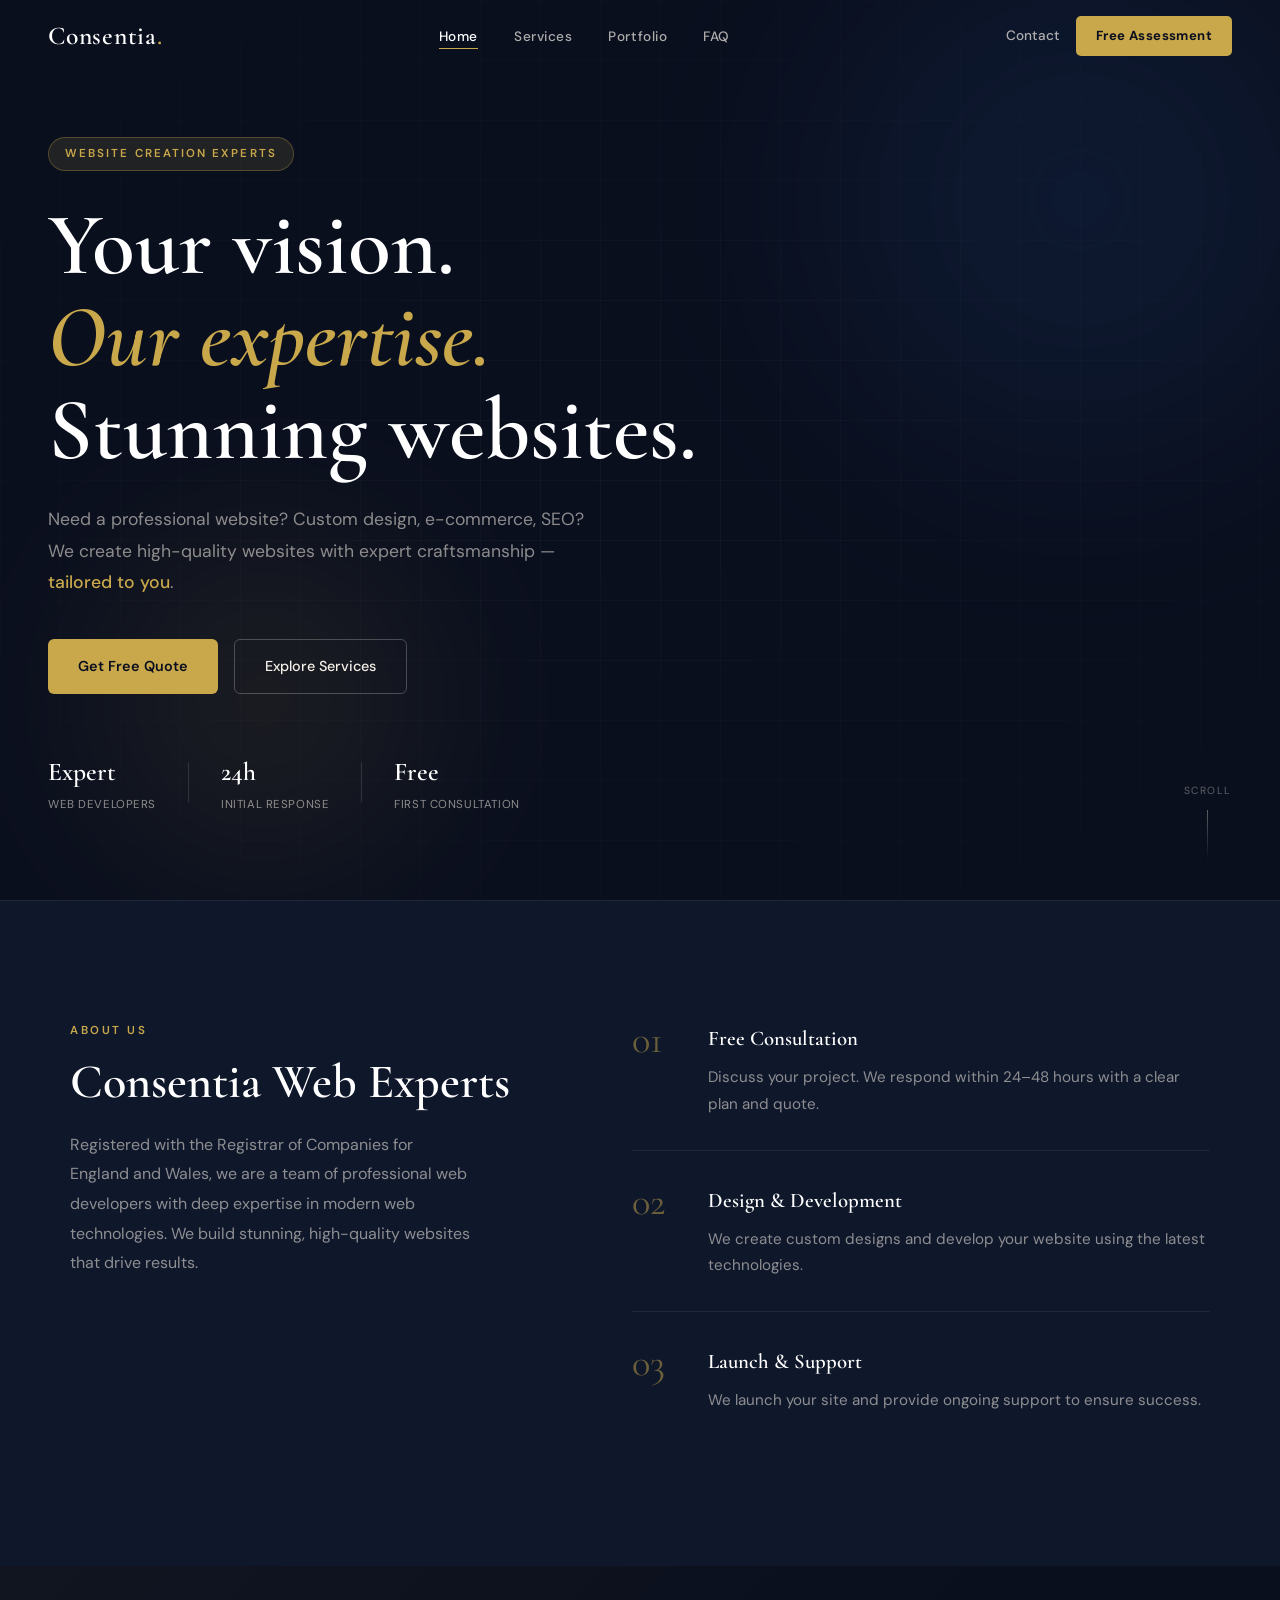
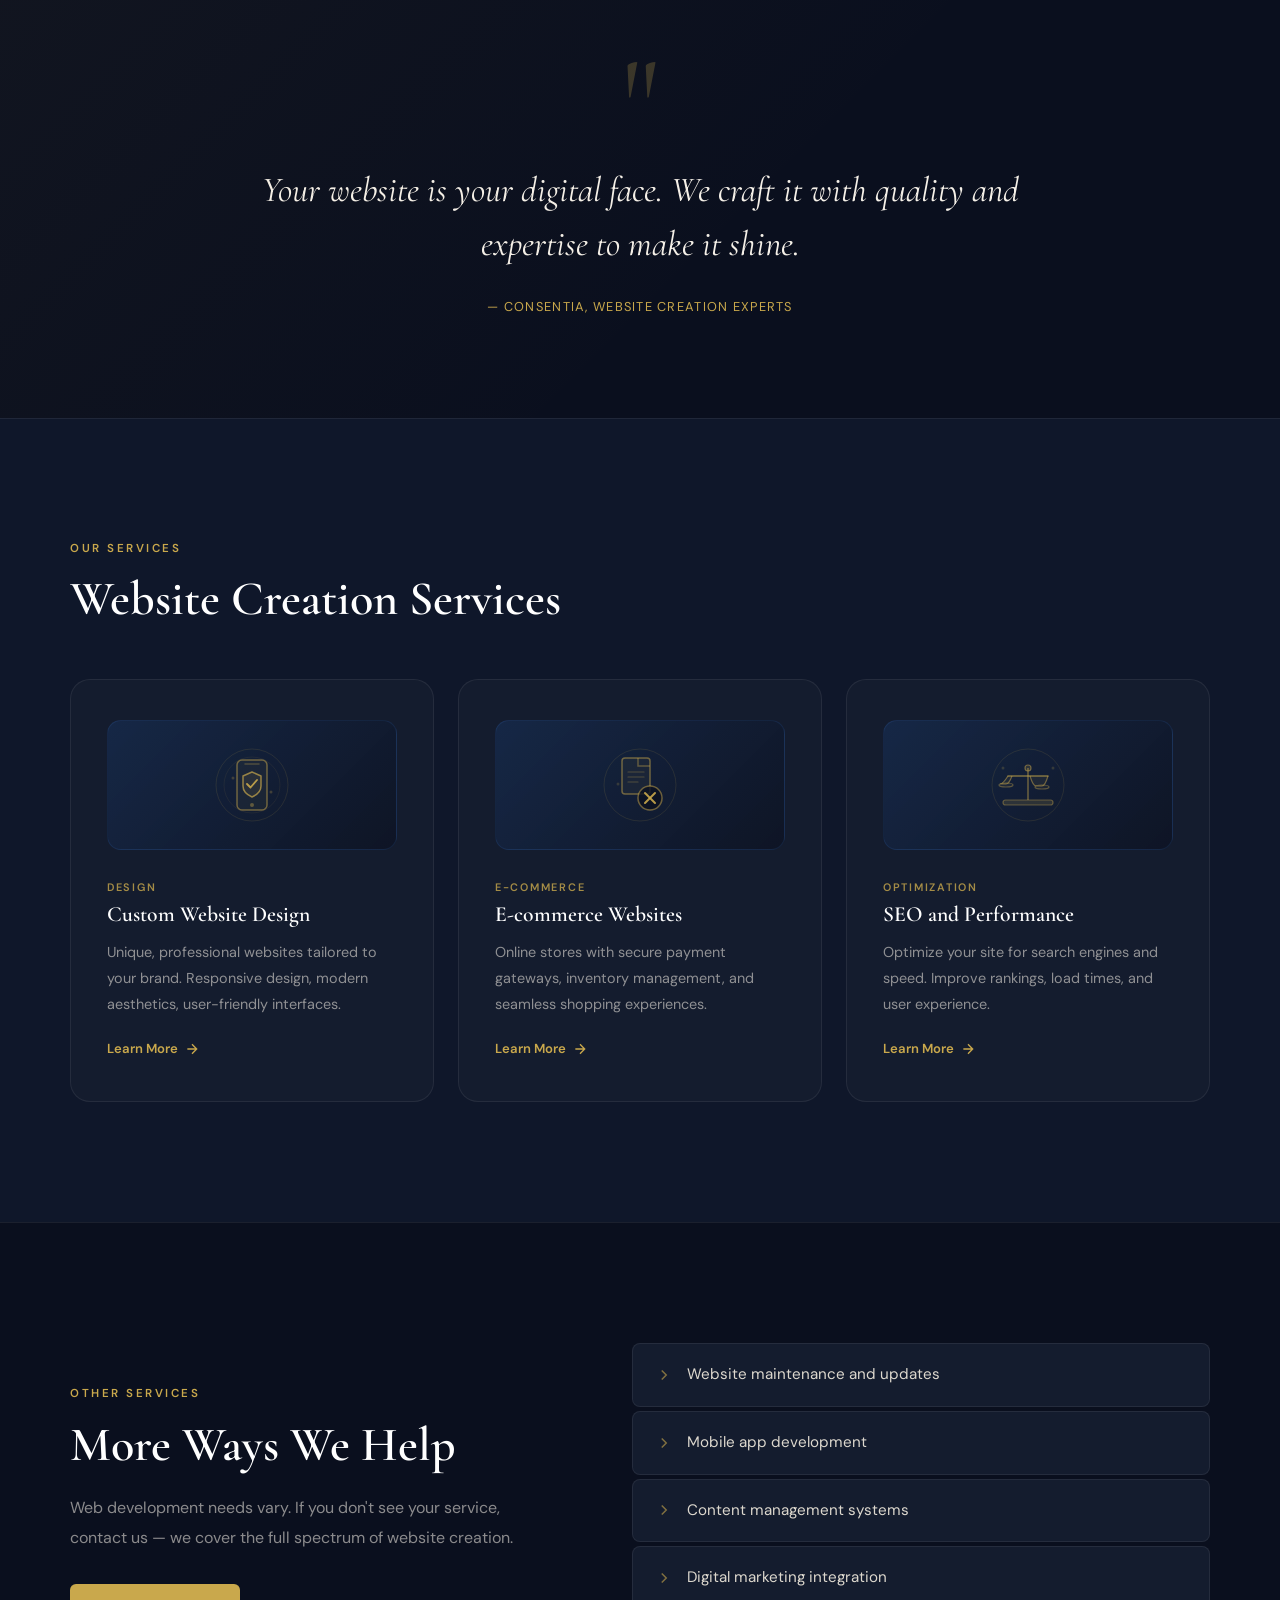
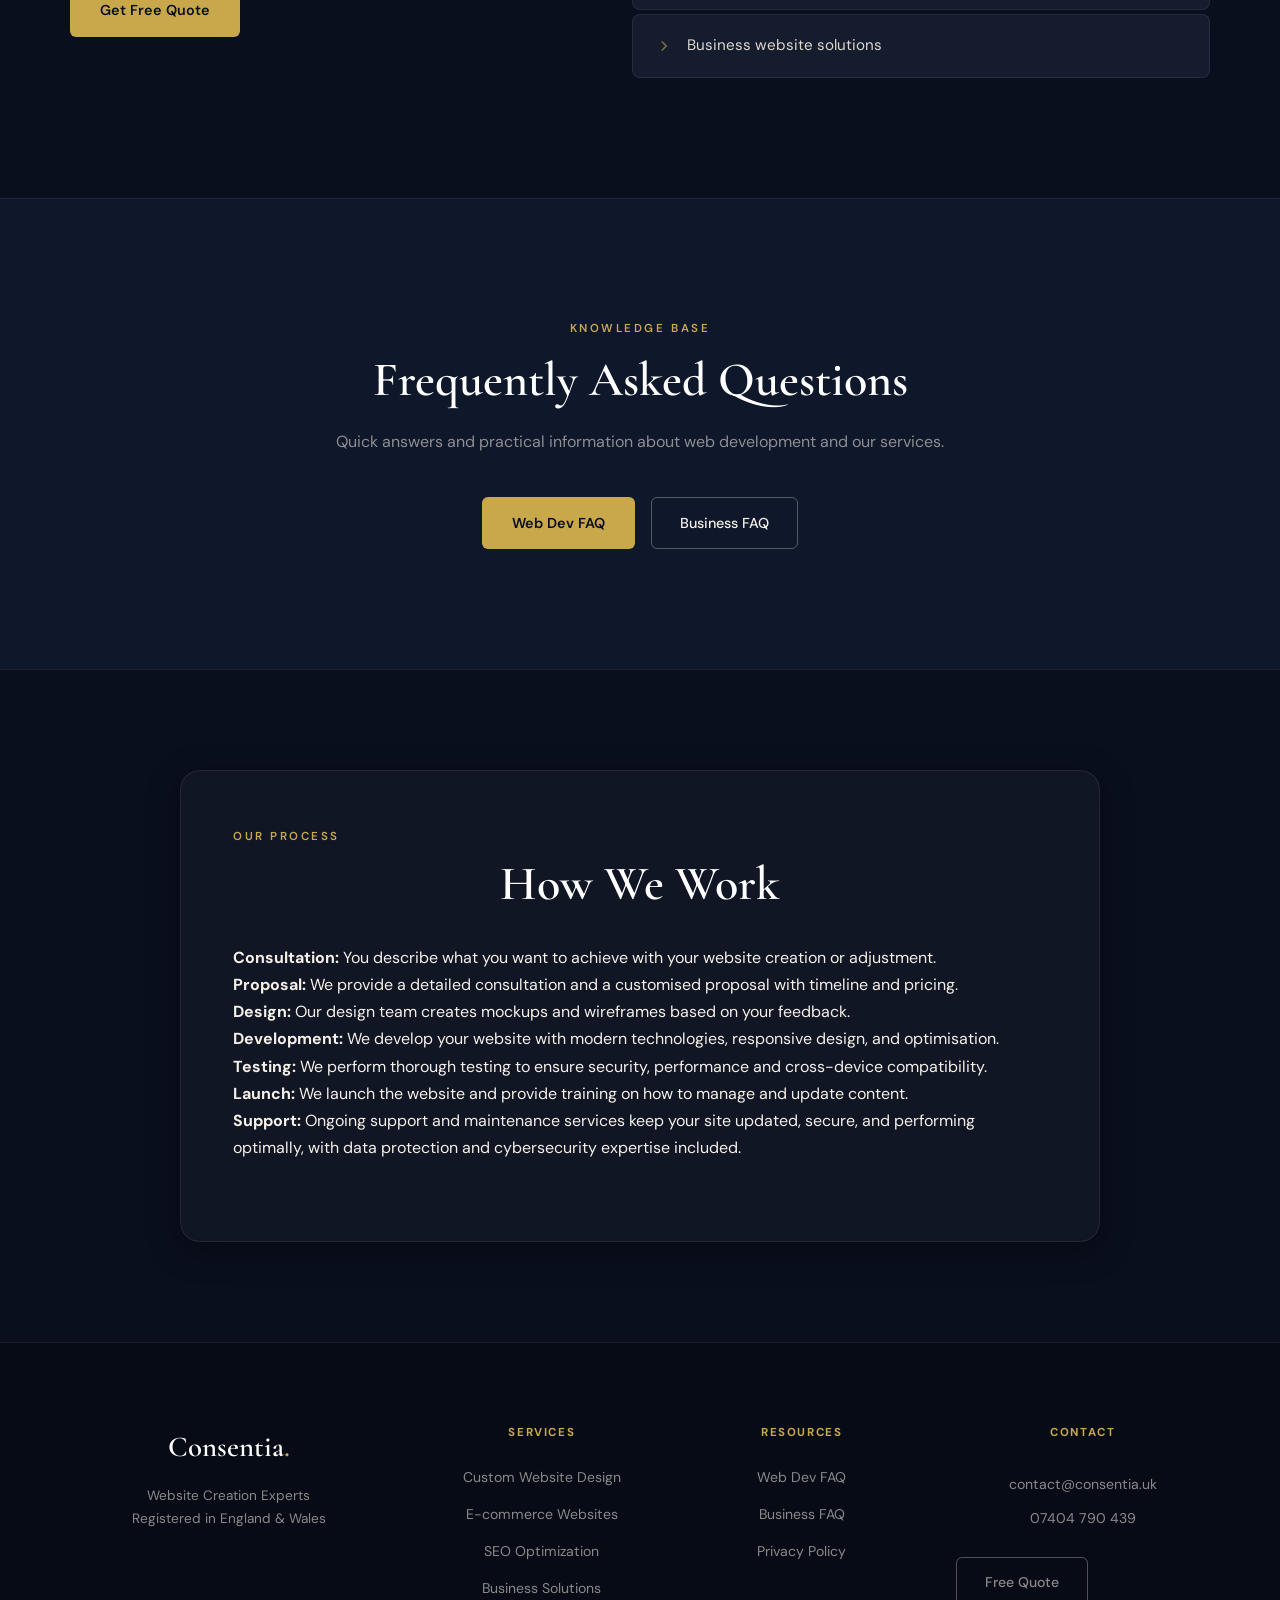
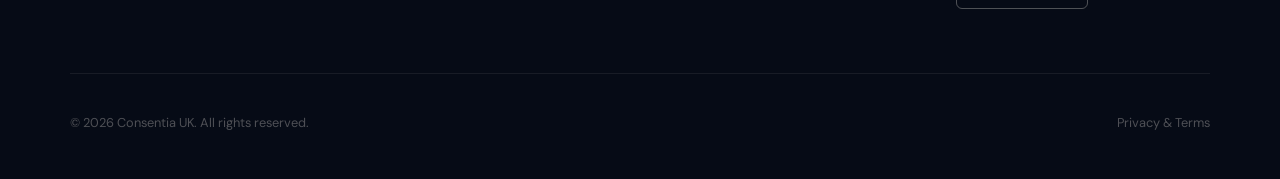
<file: index.html>
<!DOCTYPE html>
<html lang="en">
<head>
  <meta charset="UTF-8">
  <meta name="viewport" content="width=device-width, initial-scale=1">
  <title>Website Creation Experts | High-Quality Web Development | Consentia</title>
  <meta name="description" content="Expert website creation services with quality and expertise in web development. Custom websites, e-commerce, SEO optimization.">
  <meta name="keywords" content="website creation, web development, custom websites, e-commerce, SEO, web design, experts">
  <meta name="author" content="Consentia Web Experts">
  <link rel="icon" type="image/png" href="/favicon/favicon-96x96.png" sizes="96x96">
  <link rel="icon" type="image/svg+xml" href="/favicon/favicon.svg">
  <link rel="shortcut icon" href="/favicon/favicon.ico">
  <link rel="apple-touch-icon" sizes="180x180" href="/favicon/apple-touch-icon.png">
  <link rel="manifest" href="/favicon/site.webmanifest">
  <meta name="theme-color" content="#0a0f1e">
  <link rel="canonical" href="https://consentia.uk/">
  <meta name="robots" content="index,follow">
  <meta property="og:title" content="Consentia | Website Creation Experts">
  <meta property="og:description" content="High-quality website creation with expert web development services.">
  <meta property="og:type" content="website">
  <meta property="og:url" content="https://www.consentia.uk">
  <meta property="og:image" content="https://consentia.uk/images/logo.png">
  <meta name="twitter:card" content="summary_large_image">
  <meta name="twitter:title" content="Expert Website Creation — Consentia">
  <meta name="twitter:description" content="We create high-quality websites with expertise in web development.">
  <script type="application/ld+json">
  {
    "@context": "https://schema.org",
    "@type": "LocalBusiness",
    "@id": "https://consentia.uk",
    "name": "Consentia - Website Creation Experts",
    "description": "Expert website creation services providing high-quality web development, custom websites, and e-commerce solutions",
    "url": "https://consentia.uk",
    "email": "contact@consentia.uk",
    "telephone": "07404790439",
    "areaServed": "GB",
    "serviceType": ["Web Development", "Website Creation", "E-commerce", "SEO Optimization", "Custom Design"],
    "logo": "https://consentia.uk/images/logo.png",
    "priceRange": "£"
  }
  </script>
  <link href="https://fonts.googleapis.com/css2?family=Cormorant+Garamond:ital,wght@0,400;0,600;1,400&family=DM+Sans:wght@300;400;500;600&display=swap" rel="stylesheet">
  <link href="style.css" rel="stylesheet">
</head>
<body>

<!-- Navigation -->
<nav class="main-nav" id="mainNav">
  <a href="index.html" class="nav-logo">
    <span class="logo-text">Consentia</span>
  </a>
  <ul class="nav-links">
    <li><a href="index.html" class="active">Home</a></li>
    <li><a href="im-a-company.html">Services</a></li>
    <li><a href="faq-individuals.html">Portfolio</a></li>
    <li><a href="faq-company.html">FAQ</a></li>
  </ul>
  <div class="nav-right">
    <a href="contact.html" class="nav-contact">Contact</a>
    <a href="contact.html" class="nav-cta">Free Assessment</a>
  </div>
  <button class="hamburger" id="hamburger" aria-label="Menu">
    <span></span><span></span><span></span>
  </button>
</nav>

<!-- Mobile drawer -->
<div class="mobile-drawer" id="mobileDrawer">
  <ul>
    <li><a href="index.html">Home</a></li>
    <li><a href="im-a-company.html">Services</a></li>
    <li><a href="faq-individuals.html">Portfolio</a></li>
    <li><a href="faq-company.html">FAQ</a></li>
    <li><a href="contact.html">Contact</a></li>
    <li><a href="contact.html" class="drawer-cta">Free Quote</a></li>
  </ul>
</div>

<!-- Hero -->
<header class="hero">
  <div class="hero-bg">
    <div class="hero-grid"></div>
    <div class="hero-orb hero-orb-1"></div>
    <div class="hero-orb hero-orb-2"></div>
  </div>
  <div class="hero-content">
    <div class="hero-badge">Website Creation Experts</div>
    <h1 class="hero-title">
      <span class="hero-title-line">Your vision.</span>
      <span class="hero-title-line hero-title-accent">Our expertise.</span>
      <span class="hero-title-line">Stunning websites.</span>
    </h1>
    <p class="hero-sub">Need a professional website? Custom design, e-commerce, SEO?<br>We create high-quality websites with expert craftsmanship — <em>tailored to you</em>.</p>
    <div class="hero-actions">
      <a href="contact.html" class="btn-primary">Get Free Quote</a>
      <a href="#services" class="btn-ghost">Explore Services</a>
    </div>
    <div class="hero-stats">
      <div class="stat"><span class="stat-num">Expert</span><span class="stat-label">Web Developers</span></div>
      <div class="stat-divider"></div>
      <div class="stat"><span class="stat-num">24h</span><span class="stat-label">Initial Response</span></div>
      <div class="stat-divider"></div>
      <div class="stat"><span class="stat-num">Free</span><span class="stat-label">First Consultation</span></div>
    </div>
  </div>
  <div class="hero-scroll-indicator">
    <span>Scroll</span>
    <div class="scroll-line"></div>
  </div>
</header>

<!-- About -->
<section class="about-section">
  <div class="about-inner">
    <div class="about-left">
      <div class="section-label">About Us</div>
      <h2 class="section-title">Consentia Web Experts</h2>
      <p>Registered with the Registrar of Companies for England and Wales, we are a team of professional web developers with deep expertise in modern web technologies. We build stunning, high-quality websites that drive results.</p>
    </div>
    <div class="about-right">
      <div class="process-list">
        <div class="process-item">
          <div class="process-num">01</div>
          <div class="process-body">
            <h3>Free Consultation</h3>
            <p>Discuss your project. We respond within 24–48 hours with a clear plan and quote.</p>
          </div>
        </div>
        <div class="process-item">
          <div class="process-num">02</div>
          <div class="process-body">
            <h3>Design & Development</h3>
            <p>We create custom designs and develop your website using the latest technologies.</p>
          </div>
        </div>
        <div class="process-item">
          <div class="process-num">03</div>
          <div class="process-body">
            <h3>Launch & Support</h3>
            <p>We launch your site and provide ongoing support to ensure success.</p>
          </div>
        </div>
      </div>
    </div>
  </div>
</section>

<!-- Pull quote -->
<section class="quote-banner">
  <div class="quote-inner">
    <div class="quote-mark">"</div>
    <blockquote>Your website is your digital face. We craft it with quality and expertise to make it shine.</blockquote>
    <div class="quote-source">— Consentia, Website Creation Experts</div>
  </div>
</section>

<!-- Services -->
<section class="services-section" id="services">
  <div class="services-inner">
    <div class="section-label">Our Services</div>
    <h2 class="section-title">Website Creation Services</h2>

    <div class="services-grid">

      <a href="recover-hacked.html" class="service-card">
        <div class="service-card-icon">
          <svg width="90" height="90" viewBox="0 0 90 90" fill="none" xmlns="http://www.w3.org/2000/svg">
            <circle cx="45" cy="45" r="36" stroke="rgba(201,168,76,0.12)" stroke-width="1"/>
            <circle cx="45" cy="45" r="28" stroke="rgba(201,168,76,0.08)" stroke-width="1"/>
            <rect x="30" y="20" width="30" height="50" rx="5" stroke="rgba(201,168,76,0.5)" stroke-width="1.5" fill="rgba(201,168,76,0.05)"/>
            <line x1="38" y1="24" x2="52" y2="24" stroke="rgba(201,168,76,0.3)" stroke-width="1.5" stroke-linecap="round"/>
            <circle cx="45" cy="65" r="2" fill="rgba(201,168,76,0.4)"/>
            <path d="M45 32 L54 36 L54 46 Q54 53 45 57 Q36 53 36 46 L36 36 Z" stroke="rgba(201,168,76,0.7)" stroke-width="1.5" fill="rgba(201,168,76,0.08)" stroke-linejoin="round"/>
            <path d="M40 44 L43.5 47.5 L50 40" stroke="rgba(201,168,76,0.9)" stroke-width="1.8" stroke-linecap="round" stroke-linejoin="round"/>
            <circle cx="26" cy="38" r="1.5" fill="rgba(201,168,76,0.25)"/>
            <circle cx="64" cy="52" r="1.5" fill="rgba(201,168,76,0.25)"/>
          </svg>
        </div>
        <div class="service-card-body">
          <div class="service-card-tag">Design</div>
          <h3>Custom Website Design</h3>
          <p>Unique, professional websites tailored to your brand. Responsive design, modern aesthetics, user-friendly interfaces.</p>
          <span class="card-link">Learn More <svg width="16" height="16" viewBox="0 0 24 24" fill="none" stroke="currentColor" stroke-width="2"><path d="M5 12h14M12 5l7 7-7 7"/></svg></span>
        </div>
      </a>

      <a href="remove-data.html" class="service-card">
        <div class="service-card-icon">
          <svg width="90" height="90" viewBox="0 0 90 90" fill="none" xmlns="http://www.w3.org/2000/svg">
            <circle cx="45" cy="45" r="36" stroke="rgba(201,168,76,0.12)" stroke-width="1"/>
            <rect x="27" y="18" width="28" height="36" rx="3" stroke="rgba(201,168,76,0.5)" stroke-width="1.5" fill="rgba(201,168,76,0.05)"/>
            <path d="M43 18 L43 26 L55 26" stroke="rgba(201,168,76,0.4)" stroke-width="1.5"/>
            <line x1="33" y1="32" x2="49" y2="32" stroke="rgba(201,168,76,0.3)" stroke-width="1.2" stroke-linecap="round"/>
            <line x1="33" y1="37" x2="49" y2="37" stroke="rgba(201,168,76,0.3)" stroke-width="1.2" stroke-linecap="round"/>
            <line x1="33" y1="42" x2="43" y2="42" stroke="rgba(201,168,76,0.3)" stroke-width="1.2" stroke-linecap="round"/>
            <circle cx="55" cy="58" r="12" fill="rgba(10,15,30,0.8)" stroke="rgba(201,168,76,0.5)" stroke-width="1.5"/>
            <line x1="50" y1="53" x2="60" y2="63" stroke="rgba(201,168,76,0.9)" stroke-width="2" stroke-linecap="round"/>
            <line x1="60" y1="53" x2="50" y2="63" stroke="rgba(201,168,76,0.9)" stroke-width="2" stroke-linecap="round"/>
            <circle cx="23" cy="44" r="1.5" fill="rgba(201,168,76,0.2)"/>
          </svg>
        </div>
        <div class="service-card-body">
          <div class="service-card-tag">E-commerce</div>
          <h3>E-commerce Websites</h3>
          <p>Online stores with secure payment gateways, inventory management, and seamless shopping experiences.</p>
          <span class="card-link">Learn More <svg width="16" height="16" viewBox="0 0 24 24" fill="none" stroke="currentColor" stroke-width="2"><path d="M5 12h14M12 5l7 7-7 7"/></svg></span>
        </div>
      </a>

      <a href="company-refusing.html" class="service-card">
        <div class="service-card-icon">
          <svg width="90" height="90" viewBox="0 0 90 90" fill="none" xmlns="http://www.w3.org/2000/svg">
            <circle cx="45" cy="45" r="36" stroke="rgba(201,168,76,0.12)" stroke-width="1"/>
            <rect x="20" y="60" width="50" height="5" rx="2.5" fill="rgba(201,168,76,0.15)" stroke="rgba(201,168,76,0.4)" stroke-width="1.2"/>
            <line x1="45" y1="28" x2="45" y2="60" stroke="rgba(201,168,76,0.5)" stroke-width="1.5"/>
            <line x1="25" y1="36" x2="65" y2="36" stroke="rgba(201,168,76,0.6)" stroke-width="1.5" stroke-linecap="round"/>
            <path d="M25 36 Q20 44 17 44 Q20 44 23 44 Q26 44 29 36" stroke="rgba(201,168,76,0.5)" stroke-width="1.2" fill="rgba(201,168,76,0.07)"/>
            <ellipse cx="23" cy="45" rx="7" ry="2" stroke="rgba(201,168,76,0.4)" stroke-width="1.2" fill="rgba(201,168,76,0.06)"/>
            <path d="M65 36 Q62 46 59 46 Q56 46 53 46 Q50 46 47 36" stroke="rgba(201,168,76,0.5)" stroke-width="1.2" fill="rgba(201,168,76,0.07)"/>
            <ellipse cx="59" cy="47" rx="7" ry="2" stroke="rgba(201,168,76,0.4)" stroke-width="1.2" fill="rgba(201,168,76,0.06)"/>
            <circle cx="45" cy="28" r="3" fill="rgba(201,168,76,0.15)" stroke="rgba(201,168,76,0.5)" stroke-width="1.2"/>
            <circle cx="20" cy="28" r="1.5" fill="rgba(201,168,76,0.2)"/>
            <circle cx="70" cy="28" r="1.5" fill="rgba(201,168,76,0.2)"/>
          </svg>
        </div>
        <div class="service-card-body">
          <div class="service-card-tag">Optimization</div>
          <h3>SEO and Performance</h3>
          <p>Optimize your site for search engines and speed. Improve rankings, load times, and user experience.</p>
          <span class="card-link">Learn More <svg width="16" height="16" viewBox="0 0 24 24" fill="none" stroke="currentColor" stroke-width="2"><path d="M5 12h14M12 5l7 7-7 7"/></svg></span>
        </div>
      </a>

    </div>
  </div>
</section>

<!-- Other Issues -->
<section class="issues-section">
  <div class="issues-inner">
    <div class="issues-left">
      <div class="section-label">Other Services</div>
      <h2 class="section-title">More Ways We Help</h2>
      <p>Web development needs vary. If you don't see your service, contact us — we cover the full spectrum of website creation.</p>
      <a href="contact.html" class="btn-primary">Get Free Quote</a>
    </div>
    <div class="issues-right">
      <ul class="issues-list">
        <li><a href="contact.html"><svg width="18" height="18" viewBox="0 0 24 24" fill="none" stroke="currentColor" stroke-width="2"><path d="M9 18l6-6-6-6"/></svg>Website maintenance and updates</a></li>
        <li><a href="contact.html"><svg width="18" height="18" viewBox="0 0 24 24" fill="none" stroke="currentColor" stroke-width="2"><path d="M9 18l6-6-6-6"/></svg>Mobile app development</a></li>
        <li><a href="contact.html"><svg width="18" height="18" viewBox="0 0 24 24" fill="none" stroke="currentColor" stroke-width="2"><path d="M9 18l6-6-6-6"/></svg>Content management systems</a></li>
        <li><a href="contact.html"><svg width="18" height="18" viewBox="0 0 24 24" fill="none" stroke="currentColor" stroke-width="2"><path d="M9 18l6-6-6-6"/></svg>Digital marketing integration</a></li>
        <li><a href="im-a-company.html"><svg width="18" height="18" viewBox="0 0 24 24" fill="none" stroke="currentColor" stroke-width="2"><path d="M9 18l6-6-6-6"/></svg>Business website solutions</a></li>
      </ul>
    </div>
  </div>
</section>

<!-- FAQ Strip -->
<section class="faq-strip">
  <div class="faq-strip-inner">
    <div class="section-label">Knowledge Base</div>
    <h2 class="section-title">Frequently Asked Questions</h2>
    <p class="faq-strip-sub">Quick answers and practical information about web development and our services.</p>
    <div class="faq-strip-actions">
      <a href="faq-individuals.html" class="btn-primary">Web Dev FAQ</a>
      <a href="faq-company.html" class="btn-outline">Business FAQ</a>
    </div>
  </div>
</section>

<!-- Process Section -->
<section class="process-section">
  <div class="process-inner">
    <div class="section-label">Our Process</div>
    <h2 class="section-title">How We Work</h2>
    <div class="process-steps">
      <div class="process-step"><strong>Consultation:</strong> You describe what you want to achieve with your website creation or adjustment.</div>
      <div class="process-step"><strong>Proposal:</strong> We provide a detailed consultation and a customised proposal with timeline and pricing.</div>
      <div class="process-step"><strong>Design:</strong> Our design team creates mockups and wireframes based on your feedback.</div>
      <div class="process-step"><strong>Development:</strong> We develop your website with modern technologies, responsive design, and optimisation.</div>
      <div class="process-step"><strong>Testing:</strong> We perform thorough testing to ensure security, performance and cross-device compatibility.</div>
      <div class="process-step"><strong>Launch:</strong> We launch the website and provide training on how to manage and update content.</div>
      <div class="process-step"><strong>Support:</strong> Ongoing support and maintenance services keep your site updated, secure, and performing optimally, with data protection and cybersecurity expertise included.</div>
    </div>
  </div>
</section>

<!-- Footer -->
<footer class="site-footer">
  <div class="footer-inner">
    <div class="footer-brand">
      <span class="logo-text">Consentia</span>
      <p>Website Creation Experts<br>Registered in England &amp; Wales</p>
    </div>
    <div class="footer-links">
      <h4>Services</h4>
      <ul>
        <li><a href="recover-hacked.html">Custom Website Design</a></li>
        <li><a href="remove-data.html">E-commerce Websites</a></li>
        <li><a href="company-refusing.html">SEO Optimization</a></li>
        <li><a href="im-a-company.html">Business Solutions</a></li>
      </ul>
    </div>
    <div class="footer-links">
      <h4>Resources</h4>
      <ul>
        <li><a href="faq-individuals.html">Web Dev FAQ</a></li>
        <li><a href="faq-company.html">Business FAQ</a></li>
        <li><a href="privacy-policy.html">Privacy Policy</a></li>
      </ul>
    </div>
    <div class="footer-contact">
      <h4>Contact</h4>
      <a href="mailto:contact@consentia.uk">contact@consentia.uk</a>
      <a href="tel:07404790439">07404 790 439</a>
      <a href="contact.html" class="btn-outline footer-cta">Free Quote</a>
    </div>
  </div>
  <div class="footer-bottom">
    <p>&copy; 2026 Consentia UK. All rights reserved.</p>
    <a href="privacy-policy.html">Privacy &amp; Terms</a>
  </div>
</footer>

<script>
  // Sticky nav shadow
  const nav = document.getElementById('mainNav');
  window.addEventListener('scroll', () => {
    nav.classList.toggle('scrolled', window.scrollY > 30);
  });

  // Hamburger
  const ham = document.getElementById('hamburger');
  const drawer = document.getElementById('mobileDrawer');
  ham.addEventListener('click', () => {
    ham.classList.toggle('open');
    drawer.classList.toggle('open');
  });

  // Intersection Observer for animations
  const observer = new IntersectionObserver((entries) => {
    entries.forEach(e => { if (e.isIntersecting) e.target.classList.add('visible'); });
  }, { threshold: 0.1 });
  document.querySelectorAll('.service-card, .process-item, .issues-list li').forEach(el => observer.observe(el));
</script>
</body>
</html>
</file>
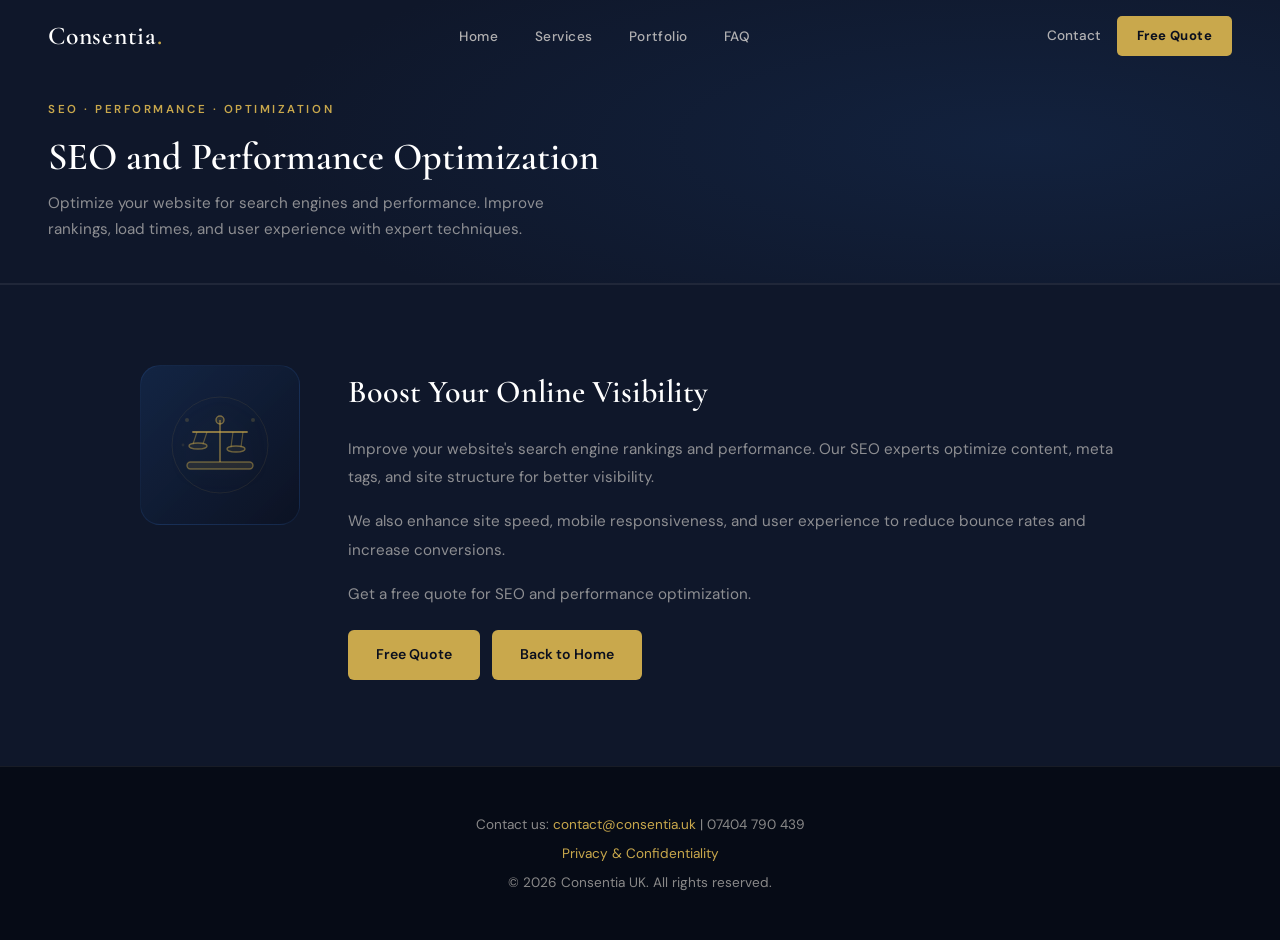
<file: company-refusing.html>
<!DOCTYPE html>
<html lang="en">
<head>
  <meta charset="UTF-8">
  <meta name="viewport" content="width=device-width, initial-scale=1.0">
  <title>SEO and Performance Optimization | Web Optimization | Consentia</title>
  <link rel="icon" type="image/x-icon" href="/favicon/favicon.ico">
  <link rel="icon" type="image/png" sizes="96x96" href="/favicon/favicon-96x96.png">
  <link rel="icon" type="image/svg+xml" href="/favicon/favicon.svg">
  <link rel="apple-touch-icon" href="/favicon/apple-touch-icon.png">
  <link rel="manifest" href="/favicon/site.webmanifest">
  <meta name="theme-color" content="#0a0f1e">
  <meta name="description" content="SEO optimization and performance tuning for websites. Improve search rankings, load times, and user experience.">
  <meta name="keywords" content="SEO optimization, web performance, search engine optimization, website speed, user experience">
  <meta name="author" content="Consentia">
  <link rel="canonical" href="https://consentia.uk/company-refusing.html">
  <meta name="robots" content="index,follow">
  <meta property="og:title" content="SEO and Performance Optimization — Consentia">
  <meta property="og:description" content="Expert SEO and performance optimization for websites.">
  <meta property="og:type" content="article">
  <meta property="og:url" content="https://consentia.uk/company-refusing.html">
  <meta property="og:image" content="https://consentia.uk/images/company-refuse-icon.png">
  <meta name="twitter:card" content="summary_large_image">
  <meta name="twitter:title" content="SEO and Performance Optimization — Consentia">
  <meta name="twitter:description" content="Expert SEO and performance optimization for websites.">
  <script type="application/ld+json">
  {"@context":"https://schema.org","@type":"Article","mainEntityOfPage":{"@type":"WebPage","@id":"https://consentia.uk/company-refusing.html"},"headline":"SEO and Performance Optimization","description":"Expert SEO and performance optimization for websites."}
  </script>
  <link href="https://fonts.googleapis.com/css2?family=Cormorant+Garamond:ital,wght@0,400;0,600;1,400&family=DM+Sans:wght@300;400;500;600&display=swap" rel="stylesheet">
  <link href="style.css" rel="stylesheet">
</head>
<body>

<nav class="main-nav" id="mainNav">
  <a href="index.html" class="nav-logo"><span class="logo-text">Consentia</span></a>
  <ul class="nav-links">
    <li><a href="index.html">Home</a></li>
    <li><a href="im-a-company.html">Services</a></li>
    <li><a href="faq-individuals.html">Portfolio</a></li>
    <li><a href="faq-company.html">FAQ</a></li>
  </ul>
  <div class="nav-right">
    <a href="contact.html" class="nav-contact">Contact</a>
    <a href="contact.html" class="nav-cta">Free Quote</a>
  </div>
  <button class="hamburger" id="hamburger" aria-label="Menu">
    <span></span><span></span><span></span>
  </button>
</nav>

<div class="mobile-drawer" id="mobileDrawer">
  <ul>
    <li><a href="index.html">Home</a></li>
    <li><a href="im-a-company.html">Services</a></li>
    <li><a href="faq-individuals.html">Portfolio</a></li>
    <li><a href="faq-company.html">FAQ</a></li>
    <li><a href="contact.html">Contact</a></li>
    <li><a href="contact.html" class="drawer-cta">Free Quote</a></li>
  </ul>
</div>

<!-- No logo here — nav bar only -->
<header class="main-header-left">
  <div class="header-text">
    <div class="section-label">SEO · Performance · Optimization</div>
    <h1>SEO and Performance Optimization</h1>
    <p>Optimize your website for search engines and performance. Improve rankings, load times, and user experience with expert techniques.</p>
  </div>
</header>

<section class="service-section alt-bg">
  <div class="service-content">
    <div class="service-section-icon">
      <svg width="110" height="110" viewBox="0 0 110 110" fill="none" xmlns="http://www.w3.org/2000/svg">
        <circle cx="55" cy="55" r="48" stroke="rgba(201,168,76,0.1)" stroke-width="1"/>
        <!-- Base -->
        <rect x="22" y="72" width="66" height="7" rx="3.5" fill="rgba(201,168,76,0.12)" stroke="rgba(201,168,76,0.45)" stroke-width="1.4"/>
        <!-- Pole -->
        <line x1="55" y1="30" x2="55" y2="72" stroke="rgba(201,168,76,0.5)" stroke-width="1.8"/>
        <!-- Beam -->
        <line x1="28" y1="42" x2="82" y2="42" stroke="rgba(201,168,76,0.65)" stroke-width="1.8" stroke-linecap="round"/>
        <!-- Left pan strings -->
        <line x1="32" y1="42" x2="28" y2="54" stroke="rgba(201,168,76,0.4)" stroke-width="1.2"/>
        <line x1="42" y1="42" x2="38" y2="54" stroke="rgba(201,168,76,0.4)" stroke-width="1.2"/>
        <!-- Left pan -->
        <ellipse cx="33" cy="56" rx="9" ry="3" stroke="rgba(201,168,76,0.5)" stroke-width="1.4" fill="rgba(201,168,76,0.07)"/>
        <!-- Right pan strings (lower = weighted) -->
        <line x1="68" y1="42" x2="66" y2="57" stroke="rgba(201,168,76,0.4)" stroke-width="1.2"/>
        <line x1="78" y1="42" x2="76" y2="57" stroke="rgba(201,168,76,0.4)" stroke-width="1.2"/>
        <!-- Right pan -->
        <ellipse cx="71" cy="59" rx="9" ry="3" stroke="rgba(201,168,76,0.5)" stroke-width="1.4" fill="rgba(201,168,76,0.07)"/>
        <!-- Top pin -->
        <circle cx="55" cy="30" r="4" fill="rgba(201,168,76,0.12)" stroke="rgba(201,168,76,0.55)" stroke-width="1.4"/>
        <!-- Decorative -->
        <circle cx="22" cy="30" r="2" fill="rgba(201,168,76,0.2)"/>
        <circle cx="88" cy="30" r="2" fill="rgba(201,168,76,0.2)"/>
        <circle cx="18" cy="55" r="1.4" fill="rgba(201,168,76,0.12)"/>
      </svg>
    </div>
    <div class="service-text">
      <h2>Boost Your Online Visibility</h2>
      <p>Improve your website's search engine rankings and performance. Our SEO experts optimize content, meta tags, and site structure for better visibility.</p>
      <p>We also enhance site speed, mobile responsiveness, and user experience to reduce bounce rates and increase conversions.</p>
      <p>Get a free quote for SEO and performance optimization.</p>
      <a href="contact.html" class="btn">Free Quote</a>
      <a href="index.html" class="btn">Back to Home</a>
    </div>
  </div>
</section>

<footer>
  <p>Contact us: <a href="mailto:contact@consentia.uk">contact@consentia.uk</a> | 07404 790 439</p>
  <p><a href="privacy-policy.html">Privacy &amp; Confidentiality</a></p>
  <p>&copy; 2026 Consentia UK. All rights reserved.</p>
</footer>

<script>
  const nav = document.getElementById('mainNav');
  window.addEventListener('scroll', () => nav.classList.toggle('scrolled', window.scrollY > 30));
  const ham = document.getElementById('hamburger');
  const drawer = document.getElementById('mobileDrawer');
  ham.addEventListener('click', () => { ham.classList.toggle('open'); drawer.classList.toggle('open'); });
</script>
</body>
</html>
</file>
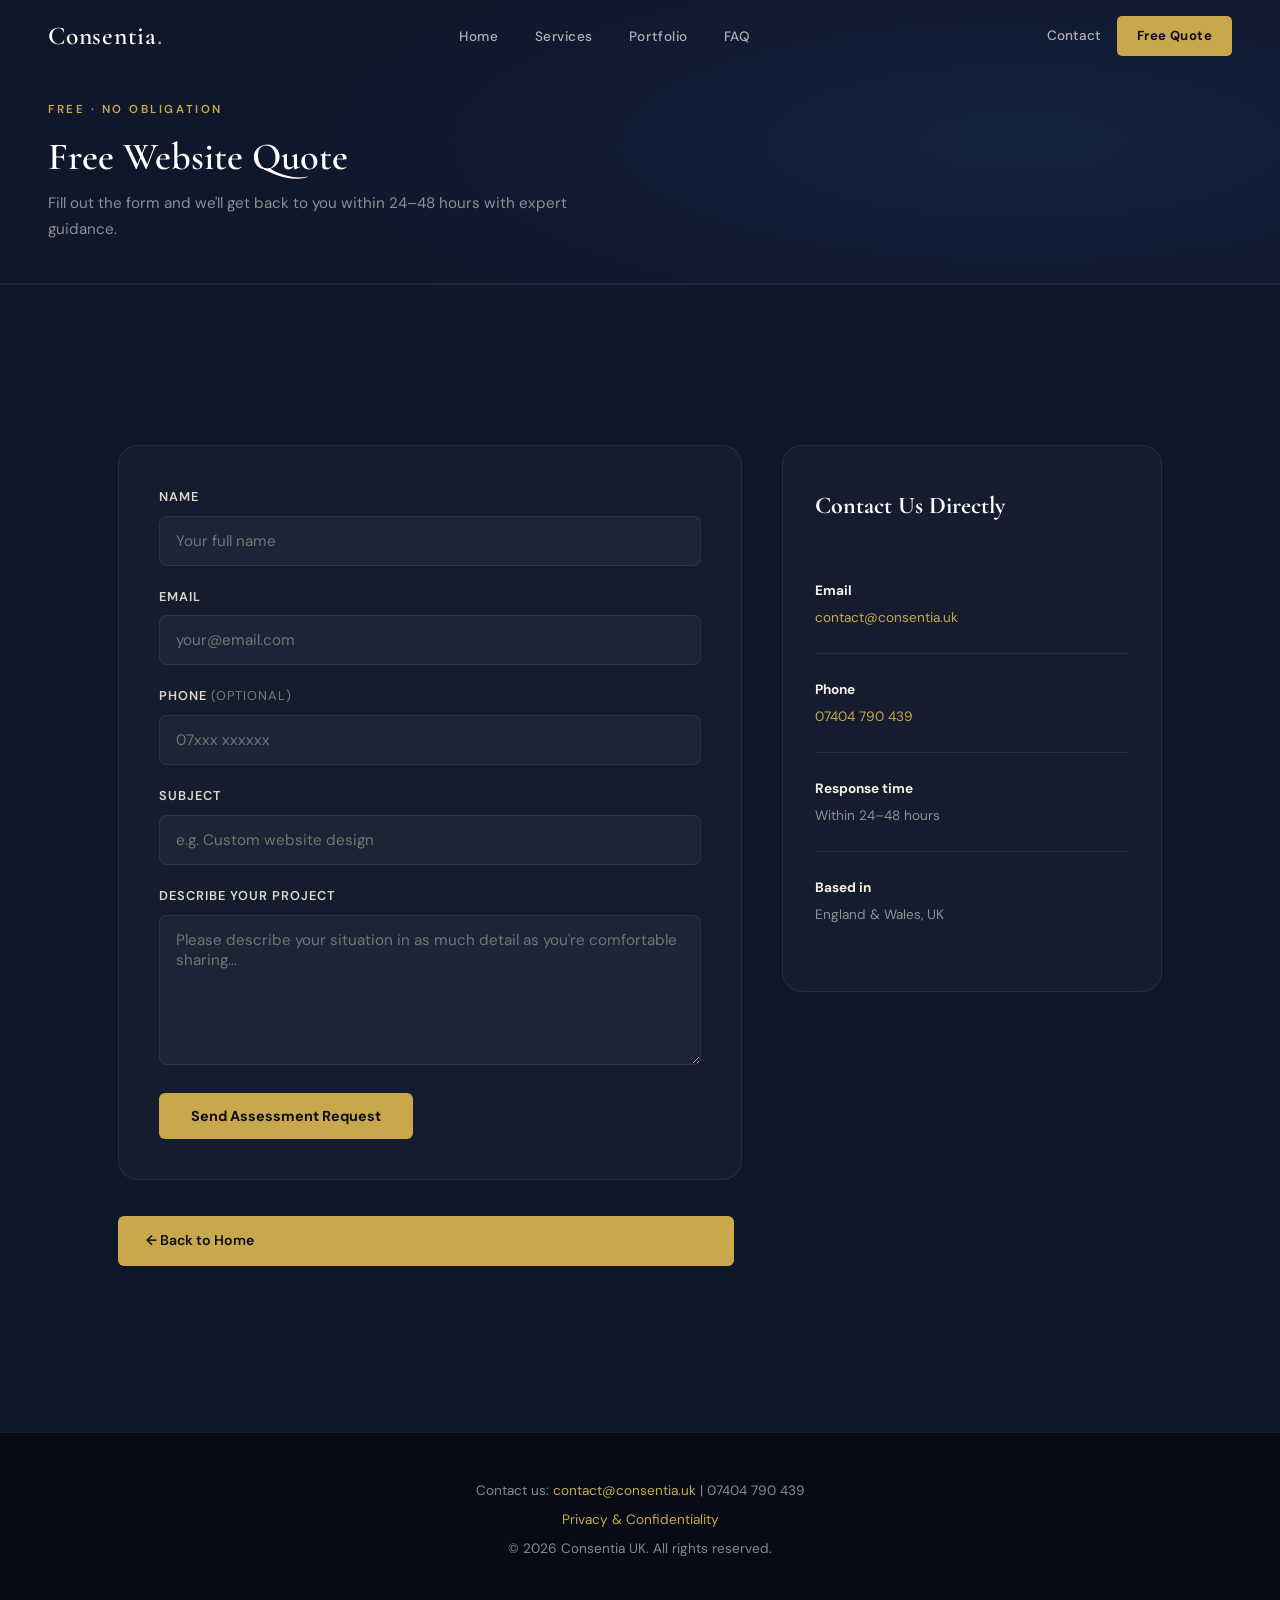
<file: contact.html>
<!DOCTYPE html>
<html lang="en">
<head>
  <meta charset="UTF-8">
  <meta name="viewport" content="width=device-width, initial-scale=1.0">
  <title>Free Website Quote | Get Expert Web Development Help | Consentia</title>
  <link rel="icon" type="image/x-icon" href="/favicon/favicon.ico">
  <link rel="icon" type="image/png" sizes="96x96" href="/favicon/favicon-96x96.png">
  <link rel="icon" type="image/svg+xml" href="/favicon/favicon.svg">
  <link rel="apple-touch-icon" href="/favicon/apple-touch-icon.png">
  <link rel="manifest" href="/favicon/site.webmanifest">
  <meta name="theme-color" content="#0a0f1e">
  <meta name="description" content="Free website quote form. Submit your project & get expert guidance on custom websites, e-commerce, or SEO optimization.">
  <meta name="author" content="Consentia">
  <link rel="canonical" href="https://consentia.uk/contact.html">
  <meta name="robots" content="index,follow">
  <meta property="og:title" content="Free Website Quote — Consentia">
  <meta property="og:description" content="Submit a free quote to get expert web development help for your project.">
  <meta property="og:type" content="website">
  <meta property="og:url" content="https://consentia.uk/contact.html">
  <meta property="og:image" content="https://consentia.uk/images/logo.png">
  <meta name="twitter:card" content="summary_large_image">
  <meta name="twitter:title" content="Free Website Quote — Consentia">
  <meta name="twitter:description" content="Submit a free quote to get expert web development help for your project.">
  <script type="application/ld+json">
  {"@context":"https://schema.org","@type":"ContactPage","mainEntity":{"@type":"Organization","name":"Consentia UK","email":"mailto:contact@consentia.uk","telephone":"07404790439","url":"https://consentia.uk/"}}
  </script>
  <link href="https://fonts.googleapis.com/css2?family=Cormorant+Garamond:ital,wght@0,400;0,600;1,400&family=DM+Sans:wght@300;400;500;600&display=swap" rel="stylesheet">
  <link href="style.css" rel="stylesheet">
</head>
<body>

<nav class="main-nav" id="mainNav">
  <a href="index.html" class="nav-logo"><span class="logo-text">Consentia</span></a>
  <ul class="nav-links">
    <li><a href="index.html">Home</a></li>
    <li><a href="im-a-company.html">Services</a></li>
    <li><a href="faq-individuals.html">Portfolio</a></li>
    <li><a href="faq-company.html">FAQ</a></li>
  </ul>
  <div class="nav-right">
    <a href="contact.html" class="nav-contact">Contact</a>
    <a href="contact.html" class="nav-cta">Free Quote</a>
  </div>
  <button class="hamburger" id="hamburger" aria-label="Menu">
    <span></span><span></span><span></span>
  </button>
</nav>

<div class="mobile-drawer" id="mobileDrawer">
  <ul>
    <li><a href="index.html">Home</a></li>
    <li><a href="im-a-company.html">Services</a></li>
    <li><a href="faq-individuals.html">Portfolio</a></li>
    <li><a href="faq-company.html">FAQ</a></li>
    <li><a href="contact.html" class="drawer-cta">Free Quote</a></li>
  </ul>
</div>

<!-- Compact page header — NO logo here -->
<header class="main-header-left">
  <div class="header-text">
    <div class="section-label">Free · No Obligation</div>
    <h1>Free Website Quote</h1>
    <p>Fill out the form and we'll get back to you within 24–48 hours with expert guidance.</p>
  </div>
</header>

<!-- Form section -->
<section class="service-section alt-bg">
  <div class="form-wrapper">
    <div class="form-left">
      <form action="https://api.web3forms.com/submit" method="POST" class="contact-form" id="contactForm">
        <input type="hidden" name="access_key" value="48462d54-a57e-4778-b302-06f1756dd0bd">
        <input type="hidden" name="subject" value="New Quote Request from Consentia Form">
        <input type="hidden" name="from_name" value="Consentia Website">
        <input type="hidden" name="redirect" value="https://consentia.uk/thank-you.html">

        <div>
          <label for="name">Name</label>
          <input type="text" id="name" name="name" placeholder="Your full name" required>
        </div>

        <div>
          <label for="email">Email</label>
          <input type="email" id="email" name="email" placeholder="your@email.com" required>
        </div>

        <div>
          <label for="phone">Phone <span style="font-weight:400;opacity:0.5">(optional)</span></label>
          <input type="tel" id="phone" name="phone" placeholder="07xxx xxxxxx">
        </div>

        <div>
          <label for="subject">Subject</label>
          <input type="text" id="subject" name="subject" placeholder="e.g. Custom website design" required>
        </div>

        <div>
          <label for="message">Describe your project</label>
          <textarea id="message" name="message" rows="6" placeholder="Please describe your situation in as much detail as you're comfortable sharing..." required></textarea>
        </div>

        <button type="submit">Send Assessment Request</button>
      </form>

      <a href="index.html" class="btn" style="margin-top:12px">← Back to Home</a>
    </div>

    <div class="contact-box">
      <h3>Contact Us Directly</h3>
      <div class="contact-item">
        <p><strong>Email</strong></p>
        <p><a href="mailto:contact@consentia.uk">contact@consentia.uk</a></p>
      </div>
      <div class="contact-item">
        <p><strong>Phone</strong></p>
        <p><a href="tel:07404790439">07404 790 439</a></p>
      </div>
      <div class="contact-item">
        <p><strong>Response time</strong></p>
        <p>Within 24–48 hours</p>
      </div>
      <div class="contact-item">
        <p><strong>Based in</strong></p>
        <p>England &amp; Wales, UK</p>
      </div>
    </div>
  </div>
</section>

<footer>
  <p>Contact us: <a href="mailto:contact@consentia.uk">contact@consentia.uk</a> | 07404 790 439</p>
  <p><a href="privacy-policy.html">Privacy &amp; Confidentiality</a></p>
  <p>&copy; 2026 Consentia UK. All rights reserved.</p>
</footer>

<script>
  const nav = document.getElementById('mainNav');
  window.addEventListener('scroll', () => nav.classList.toggle('scrolled', window.scrollY > 30));
  const ham = document.getElementById('hamburger');
  const drawer = document.getElementById('mobileDrawer');
  ham.addEventListener('click', () => {
    ham.classList.toggle('open');
    drawer.classList.toggle('open');
  });
</script>
</body>
</html>
</file>
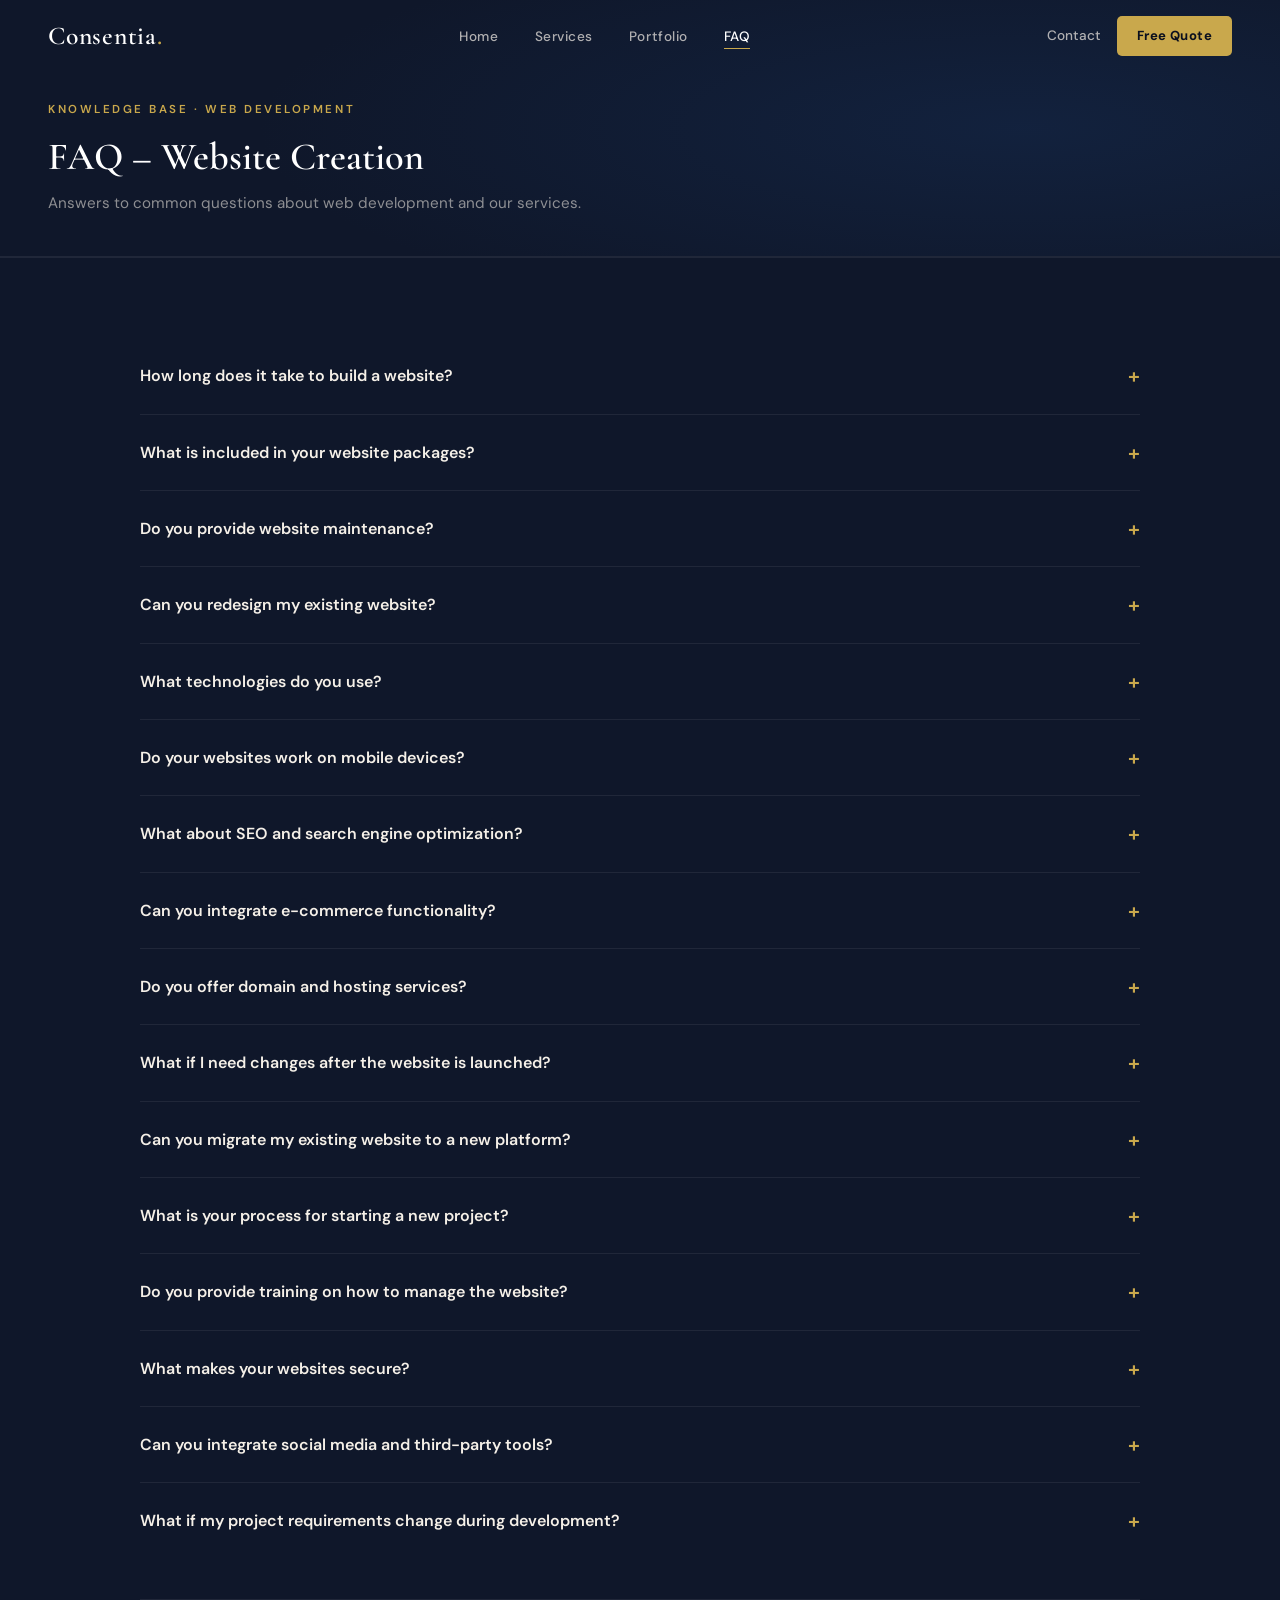
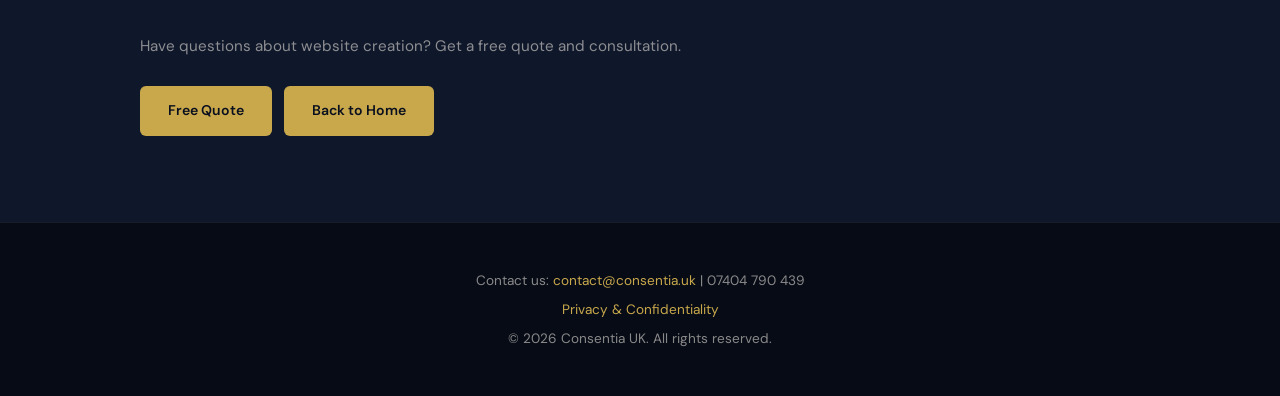
<file: faq-company.html>
<!DOCTYPE html>
<html lang="en">
<head>
  <meta charset="utf-8">
  <meta name="viewport" content="width=device-width, initial-scale=1.0">
  <title>FAQ | Web Development Questions | Consentia</title>
  <link rel="icon" type="image/x-icon" href="/favicon/favicon.ico">
  <link rel="icon" type="image/png" sizes="96x96" href="/favicon/favicon-96x96.png">
  <link rel="icon" type="image/svg+xml" href="/favicon/favicon.svg">
  <link rel="apple-touch-icon" href="/favicon/apple-touch-icon.png">
  <link rel="manifest" href="/favicon/site.webmanifest">
  <meta name="theme-color" content="#0a0f1e">
  <meta name="description" content="Frequently asked questions about web development and website creation. Expert answers from Consentia.">
  <link rel="canonical" href="https://consentia.uk/faq-company.html">
  <link href="https://fonts.googleapis.com/css2?family=Cormorant+Garamond:ital,wght@0,400;0,600;1,400&family=DM+Sans:wght@300;400;500;600&display=swap" rel="stylesheet">
  <link rel="stylesheet" href="style.css">
</head>
<body>

<nav class="main-nav" id="mainNav">
  <a href="index.html" class="nav-logo"><span class="logo-text">Consentia</span></a>
  <ul class="nav-links">
    <li><a href="index.html">Home</a></li>
    <li><a href="im-a-company.html">Services</a></li>
    <li><a href="faq-individuals.html">Portfolio</a></li>
    <li><a href="faq-company.html" class="active">FAQ</a></li>
  </ul>
  <div class="nav-right">
    <a href="contact.html" class="nav-contact">Contact</a>
    <a href="contact.html" class="nav-cta">Free Quote</a>
  </div>
  <button class="hamburger" id="hamburger" aria-label="Menu">
    <span></span><span></span><span></span>
  </button>
</nav>

<div class="mobile-drawer" id="mobileDrawer">
  <ul>
    <li><a href="index.html">Home</a></li>
    <li><a href="im-a-company.html">Services</a></li>
    <li><a href="faq-individuals.html">Portfolio</a></li>
    <li><a href="faq-company.html">FAQ</a></li>
    <li><a href="contact.html">Contact</a></li>
    <li><a href="contact.html" class="drawer-cta">Free Quote</a></li>
  </ul>
</div>

<!-- No logo here — nav bar only -->
<header class="main-header-left">
  <div class="header-text">
    <div class="section-label">Knowledge Base · Web Development</div>
    <h1>FAQ – Website Creation</h1>
    <p>Answers to common questions about web development and our services.</p>
  </div>
</header>

<main>
  <section class="service-section alt-bg">
    <div class="service-content column">
      <div class="service-text full-width">

        <details class="faq-item">
          <summary>How long does it take to build a website?</summary>
          <p>Timeline depends on complexity. A simple site takes 2-4 weeks, while complex e-commerce sites may take 6-12 weeks. We provide detailed timelines in our quotes.</p>
        </details>

        <details class="faq-item">
          <summary>What is included in your website packages?</summary>
          <p>Custom design, responsive development, SEO optimization, content integration, testing, and launch. We also offer ongoing support and maintenance.</p>
        </details>

        <details class="faq-item">
          <summary>Do you provide website maintenance?</summary>
          <p>Yes, we offer ongoing maintenance packages including updates, security, backups, and performance monitoring to keep your site running smoothly.</p>
        </details>

        <details class="faq-item">
          <summary>Can you redesign my existing website?</summary>
          <p>Absolutely. We can modernize your current site with new design, improved functionality, and better user experience while preserving your content.</p>
        </details>

        <details class="faq-item">
          <summary>What technologies do you use?</summary>
          <p>We use modern technologies like HTML5, CSS3, JavaScript, React, WordPress, and custom CMS solutions. We choose the best tools for each project.</p>
        </details>

        <details class="faq-item">
          <summary>Do your websites work on mobile devices?</summary>
          <p>Yes, all our websites are fully responsive and optimized for mobile, tablet, and desktop devices to ensure great user experience across all platforms.</p>
        </details>

        <details class="faq-item">
          <summary>What about SEO and search engine optimization?</summary>
          <p>We include basic SEO setup in all projects. For advanced optimization, we offer separate SEO packages to improve your search rankings and visibility.</p>
        </details>

        <details class="faq-item">
          <summary>Can you integrate e-commerce functionality?</summary>
          <p>Yes, we specialize in e-commerce websites with secure payment gateways, inventory management, and shopping cart features using platforms like WooCommerce or custom solutions.</p>
        </details>

        <details class="faq-item">
          <summary>Do you offer domain and hosting services?</summary>
          <p>We can help with domain registration and recommend reliable hosting providers. We also offer managed hosting solutions for your website.</p>
        </details>

        <details class="faq-item">
          <summary>What if I need changes after the website is launched?</summary>
          <p>We provide post-launch support and revisions. Our maintenance packages include updates, bug fixes, and content changes.</p>
        </details>

        <details class="faq-item">
          <summary>Can you migrate my existing website to a new platform?</summary>
          <p>Yes, we handle website migrations carefully, preserving content, SEO rankings, and functionality while moving to better platforms.</p>
        </details>

        <details class="faq-item">
          <summary>What is your process for starting a new project?</summary>
          <p>We begin with a consultation, then planning, design, development, testing, and launch. We keep you updated throughout the process.</p>
        </details>

        <details class="faq-item">
          <summary>Do you provide training on how to manage the website?</summary>
          <p>Yes, we offer training sessions to teach you how to update content, manage users, and perform basic maintenance on your new website.</p>
        </details>

        <details class="faq-item">
          <summary>What makes your websites secure?</summary>
          <p>We implement security best practices including SSL certificates, secure coding, regular updates, and protection against common vulnerabilities.</p>
        </details>

        <details class="faq-item">
          <summary>Can you integrate social media and third-party tools?</summary>
          <p>Absolutely. We can integrate social media feeds, analytics tools, CRM systems, email marketing, and other third-party services.</p>
        </details>

        <details class="faq-item">
          <summary>What if my project requirements change during development?</summary>
          <p>We work flexibly. Changes are accommodated within scope, and we discuss any additional costs for significant modifications.</p>
        </details>

        <div style="margin-top: 40px; padding-top: 32px; border-top: 1px solid var(--ink-border);">
          <p style="color: var(--text-muted); margin-bottom: 20px;">Have questions about website creation? Get a free quote and consultation.</p>
          <a class="btn" href="contact.html">Free Quote</a>
          <a class="btn" href="index.html">Back to Home</a>
        </div>

      </div>
    </div>
  </section>
</main>

<footer>
  <p>Contact us: <a href="mailto:contact@consentia.uk">contact@consentia.uk</a> | 07404 790 439</p>
  <p><a href="privacy-policy.html">Privacy &amp; Confidentiality</a></p>
  <p>&copy; 2026 Consentia UK. All rights reserved.</p>
</footer>

<script>
  const nav = document.getElementById('mainNav');
  window.addEventListener('scroll', () => nav.classList.toggle('scrolled', window.scrollY > 30));
  const ham = document.getElementById('hamburger');
  const drawer = document.getElementById('mobileDrawer');
  ham.addEventListener('click', () => { ham.classList.toggle('open'); drawer.classList.toggle('open'); });
</script>
</body>
</html>
</file>
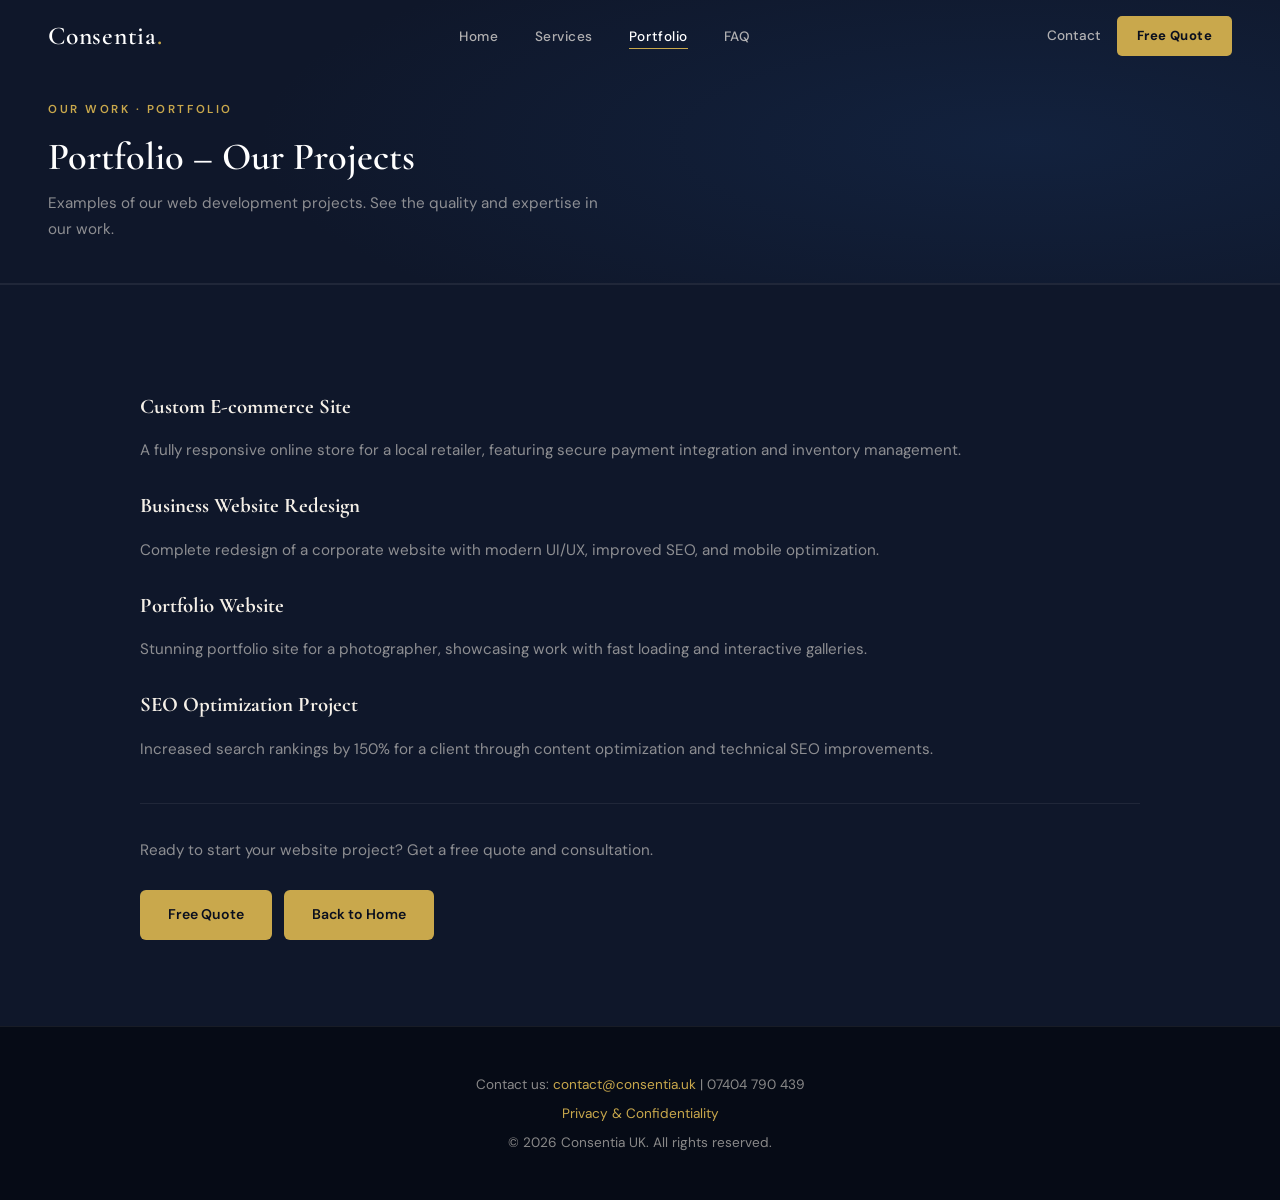
<file: faq-individuals.html>
<!DOCTYPE html>
<html lang="en">
<head>
  <meta charset="utf-8">
  <meta name="viewport" content="width=device-width, initial-scale=1.0">
  <title>Portfolio | Our Web Development Projects | Consentia</title>
  <link rel="icon" type="image/x-icon" href="/favicon/favicon.ico">
  <link rel="icon" type="image/png" sizes="96x96" href="/favicon/favicon-96x96.png">
  <link rel="icon" type="image/svg+xml" href="/favicon/favicon.svg">
  <link rel="apple-touch-icon" href="/favicon/apple-touch-icon.png">
  <link rel="manifest" href="/favicon/site.webmanifest">
  <meta name="theme-color" content="#0a0f1e">
  <meta name="description" content="Our portfolio of web development projects. See examples of custom websites, e-commerce sites, and SEO optimizations.">
  <link rel="canonical" href="https://consentia.uk/faq-individuals.html">
  <link href="https://fonts.googleapis.com/css2?family=Cormorant+Garamond:ital,wght@0,400;0,600;1,400&family=DM+Sans:wght@300;400;500;600&display=swap" rel="stylesheet">
  <link rel="stylesheet" href="style.css">
</head>
<body>

<nav class="main-nav" id="mainNav">
  <a href="index.html" class="nav-logo"><span class="logo-text">Consentia</span></a>
  <ul class="nav-links">
    <li><a href="index.html">Home</a></li>
    <li><a href="im-a-company.html">Services</a></li>
    <li><a href="faq-individuals.html" class="active">Portfolio</a></li>
    <li><a href="faq-company.html">FAQ</a></li>
  </ul>
  <div class="nav-right">
    <a href="contact.html" class="nav-contact">Contact</a>
    <a href="contact.html" class="nav-cta">Free Quote</a>
  </div>
  <button class="hamburger" id="hamburger" aria-label="Menu">
    <span></span><span></span><span></span>
  </button>
</nav>

<div class="mobile-drawer" id="mobileDrawer">
  <ul>
    <li><a href="index.html">Home</a></li>
    <li><a href="im-a-company.html">Services</a></li>
    <li><a href="faq-individuals.html">Portfolio</a></li>
    <li><a href="faq-company.html">FAQ</a></li>
    <li><a href="contact.html">Contact</a></li>
    <li><a href="contact.html" class="drawer-cta">Free Quote</a></li>
  </ul>
</div>

<!-- No logo here — nav bar only -->
<header class="main-header-left">
  <div class="header-text">
    <div class="section-label">Our Work · Portfolio</div>
    <h1>Portfolio – Our Projects</h1>
    <p>Examples of our web development projects. See the quality and expertise in our work.</p>
  </div>
</header>

<main>
  <section class="service-section alt-bg">
    <div class="service-content column">
      <div class="service-text full-width">

        <div class="portfolio-item">
          <h3>Custom E-commerce Site</h3>
          <p>A fully responsive online store for a local retailer, featuring secure payment integration and inventory management.</p>
        </div>

        <div class="portfolio-item">
          <h3>Business Website Redesign</h3>
          <p>Complete redesign of a corporate website with modern UI/UX, improved SEO, and mobile optimization.</p>
        </div>

        <div class="portfolio-item">
          <h3>Portfolio Website</h3>
          <p>Stunning portfolio site for a photographer, showcasing work with fast loading and interactive galleries.</p>
        </div>

        <div class="portfolio-item">
          <h3>SEO Optimization Project</h3>
          <p>Increased search rankings by 150% for a client through content optimization and technical SEO improvements.</p>
        </div>

        <div style="margin-top: 40px; padding-top: 32px; border-top: 1px solid var(--ink-border);">
          <p style="color: var(--text-muted); margin-bottom: 20px;">Ready to start your website project? Get a free quote and consultation.</p>
          <a class="btn" href="contact.html">Free Quote</a>
          <a class="btn" href="index.html">Back to Home</a>
        </div>

      </div>
    </div>
  </section>
</main>

<footer>
  <p>Contact us: <a href="mailto:contact@consentia.uk">contact@consentia.uk</a> | 07404 790 439</p>
  <p><a href="privacy-policy.html">Privacy &amp; Confidentiality</a></p>
  <p>&copy; 2026 Consentia UK. All rights reserved.</p>
</footer>

<script>
  const nav = document.getElementById('mainNav');
  window.addEventListener('scroll', () => nav.classList.toggle('scrolled', window.scrollY > 30));
  const ham = document.getElementById('hamburger');
  const drawer = document.getElementById('mobileDrawer');
  ham.addEventListener('click', () => { ham.classList.toggle('open'); drawer.classList.toggle('open'); });
</script>
</body>
</html>
</file>
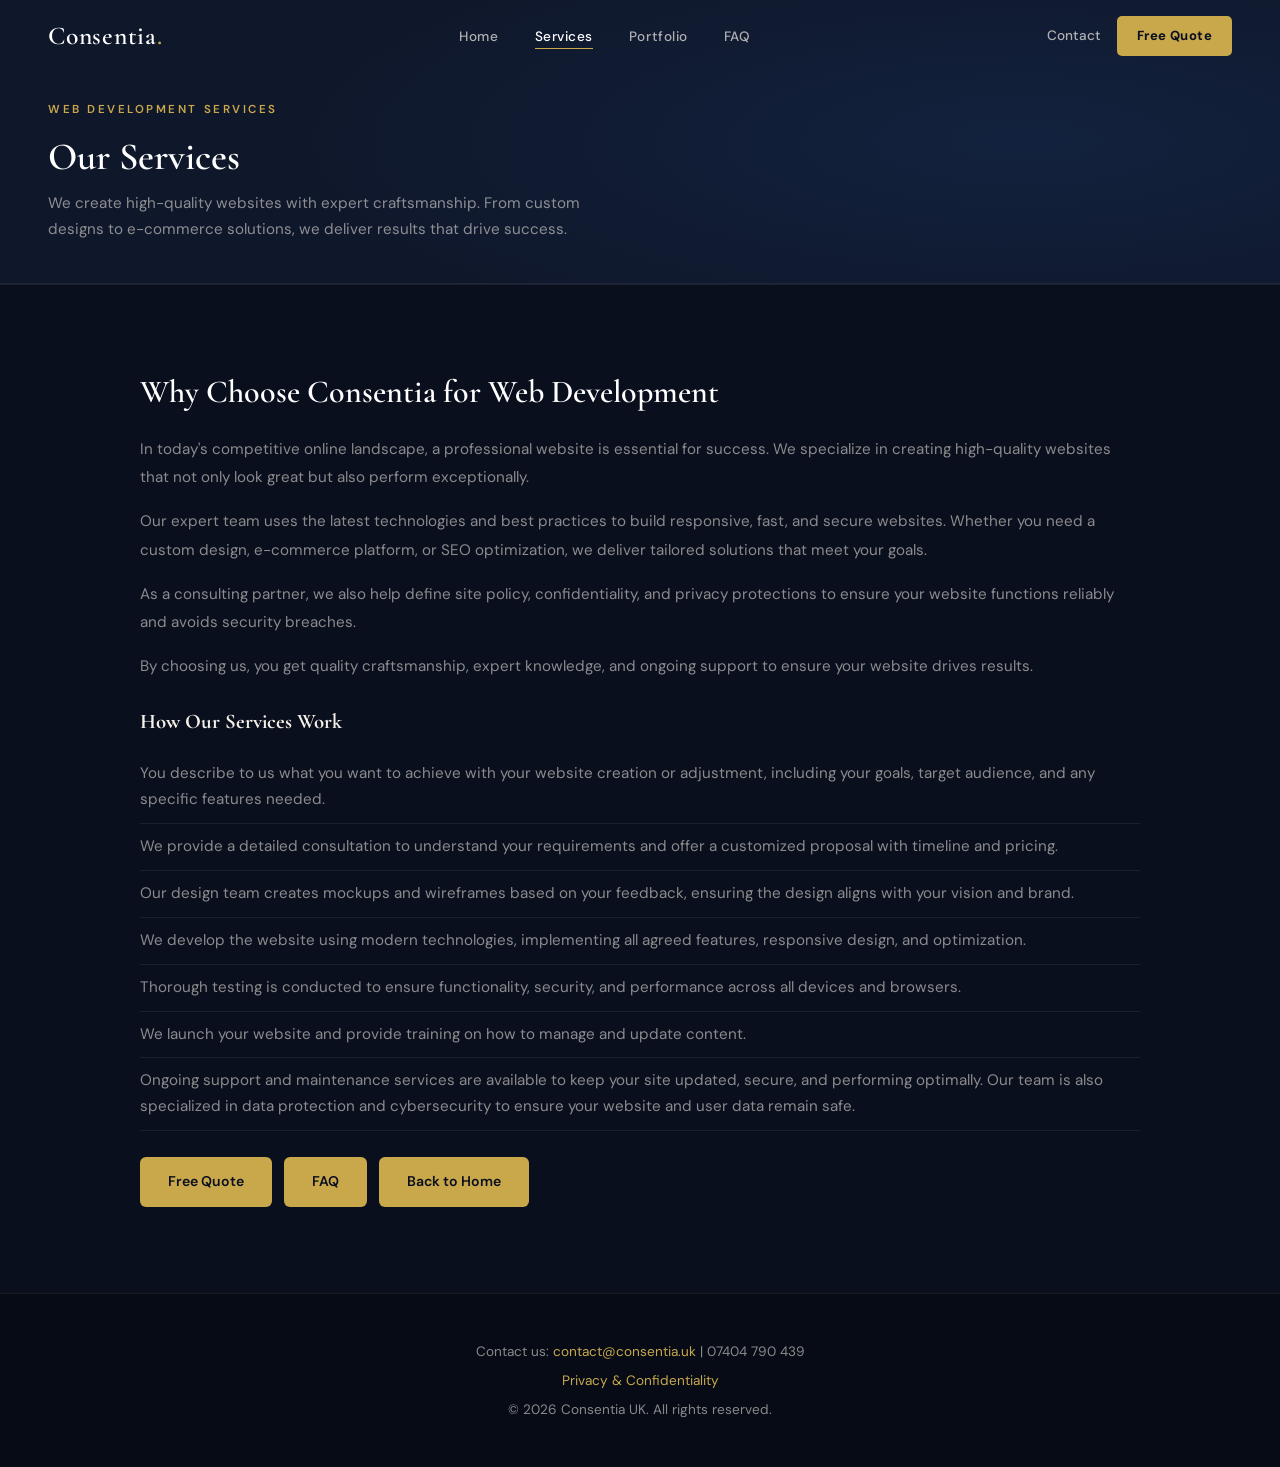
<file: im-a-company.html>
<!DOCTYPE html>
<html lang="en">
<head>
  <meta charset="UTF-8">
  <meta name="viewport" content="width=device-width, initial-scale=1.0">
  <title>Our Services | Website Creation & Development | Consentia</title>
  <link rel="icon" type="image/x-icon" href="/favicon/favicon.ico">
  <link rel="icon" type="image/png" sizes="96x96" href="/favicon/favicon-96x96.png">
  <link rel="apple-touch-icon" href="/favicon/apple-touch-icon.png">
  <link rel="manifest" href="/favicon/site.webmanifest">
  <meta name="theme-color" content="#0a0f1e">
  <meta name="description" content="Our web development services: custom websites, e-commerce, SEO optimization. Expert website creation with quality.">
  <link rel="canonical" href="https://consentia.uk/im-a-company.html">
  <link href="https://fonts.googleapis.com/css2?family=Cormorant+Garamond:ital,wght@0,400;0,600;1,400&family=DM+Sans:wght@300;400;500;600&display=swap" rel="stylesheet">
  <link href="style.css" rel="stylesheet">
</head>
<body>

<nav class="main-nav" id="mainNav">
  <a href="index.html" class="nav-logo"><span class="logo-text">Consentia</span></a>
  <ul class="nav-links">
    <li><a href="index.html">Home</a></li>
    <li><a href="im-a-company.html" class="active">Services</a></li>
    <li><a href="faq-individuals.html">Portfolio</a></li>
    <li><a href="faq-company.html">FAQ</a></li>
  </ul>
  <div class="nav-right">
    <a href="contact.html" class="nav-contact">Contact</a>
    <a href="contact.html" class="nav-cta">Free Quote</a>
  </div>
  <button class="hamburger" id="hamburger"><span></span><span></span><span></span></button>
</nav>
<div class="mobile-drawer" id="mobileDrawer">
  <ul>
    <li><a href="index.html">Home</a></li>
    <li><a href="im-a-company.html">Services</a></li>
    <li><a href="faq-individuals.html">Portfolio</a></li>
    <li><a href="faq-company.html">FAQ</a></li>
    <li><a href="contact.html">Contact</a></li>
    <li><a href="contact.html" class="drawer-cta">Free Quote</a></li>
  </ul>
</div>

<header class="main-header-left">
  <div class="header-text">
    <div class="section-label">Web Development Services</div>
    <h1>Our Services</h1>
    <p>We create high-quality websites with expert craftsmanship. From custom designs to e-commerce solutions, we deliver results that drive success.</p>
  </div>
</header>

<section class="service-section">
  <div class="service-content">
    <div class="service-text">
      <h2>Why Choose Consentia for Web Development</h2>
      <p>In today's competitive online landscape, a professional website is essential for success. We specialize in creating high-quality websites that not only look great but also perform exceptionally.</p>
      <p>Our expert team uses the latest technologies and best practices to build responsive, fast, and secure websites. Whether you need a custom design, e-commerce platform, or SEO optimization, we deliver tailored solutions that meet your goals.</p>
      <p>As a consulting partner, we also help define site policy, confidentiality, and privacy protections to ensure your website functions reliably and avoids security breaches.</p>
      <p>By choosing us, you get quality craftsmanship, expert knowledge, and ongoing support to ensure your website drives results.</p>

      <h3>How Our Services Work</h3>
      <ol>
        <li>You describe to us what you want to achieve with your website creation or adjustment, including your goals, target audience, and any specific features needed.</li>
        <li>We provide a detailed consultation to understand your requirements and offer a customized proposal with timeline and pricing.</li>
        <li>Our design team creates mockups and wireframes based on your feedback, ensuring the design aligns with your vision and brand.</li>
        <li>We develop the website using modern technologies, implementing all agreed features, responsive design, and optimization.</li>
        <li>Thorough testing is conducted to ensure functionality, security, and performance across all devices and browsers.</li>
        <li>We launch your website and provide training on how to manage and update content.</li>
        <li>Ongoing support and maintenance services are available to keep your site updated, secure, and performing optimally. Our team is also specialized in data protection and cybersecurity to ensure your website and user data remain safe.</li>
      </ol>

      <a href="contact.html" class="btn">Free Quote</a>
      <a href="faq-company.html" class="btn">FAQ</a>
      <a href="index.html" class="btn">Back to Home</a>
    </div>
  </div>
</section>

<footer>
  <p>Contact us: <a href="mailto:contact@consentia.uk">contact@consentia.uk</a> | 07404 790 439</p>
  <p><a href="privacy-policy.html">Privacy &amp; Confidentiality</a></p>
  <p>&copy; 2026 Consentia UK. All rights reserved.</p>
</footer>

<script>
  const nav = document.getElementById('mainNav');
  window.addEventListener('scroll', () => nav.classList.toggle('scrolled', window.scrollY > 30));
  const ham = document.getElementById('hamburger');
  const drawer = document.getElementById('mobileDrawer');
  ham.addEventListener('click', () => { ham.classList.toggle('open'); drawer.classList.toggle('open'); });
</script>
</body>
</html>
</file>
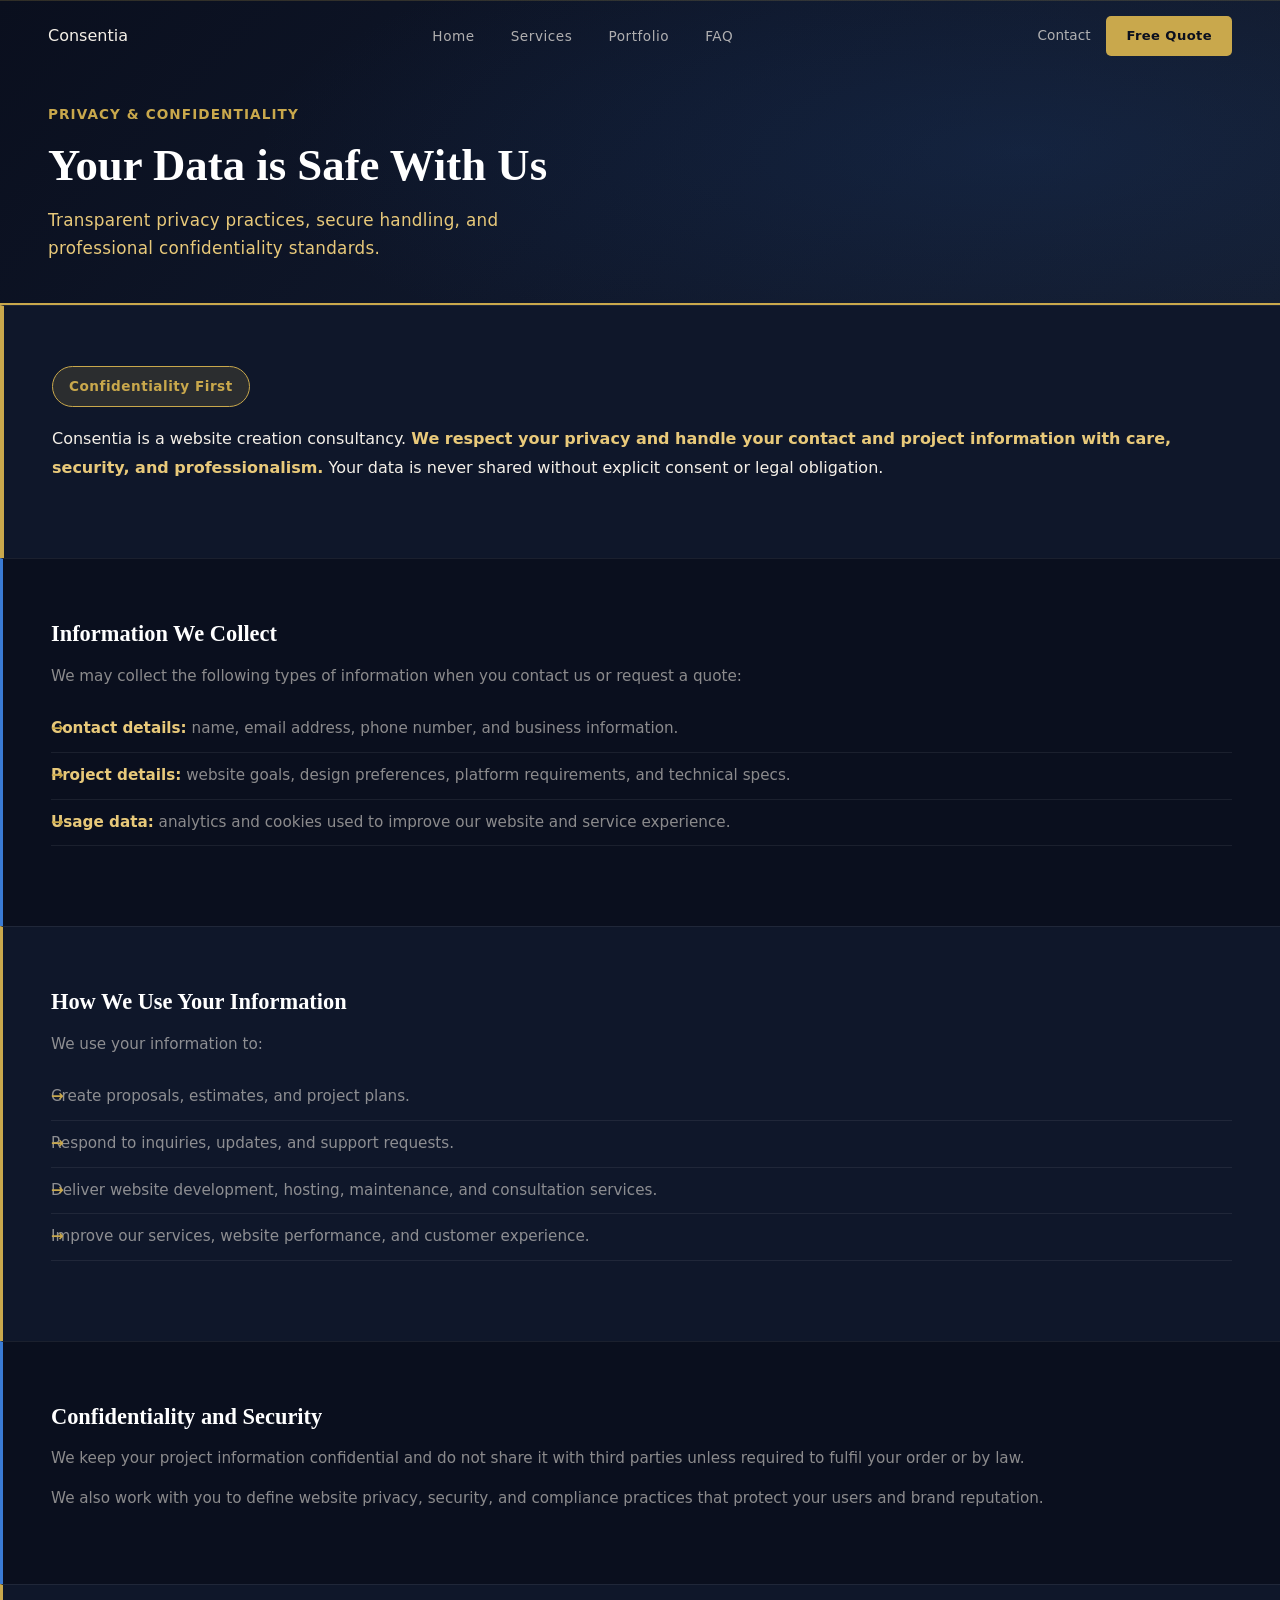
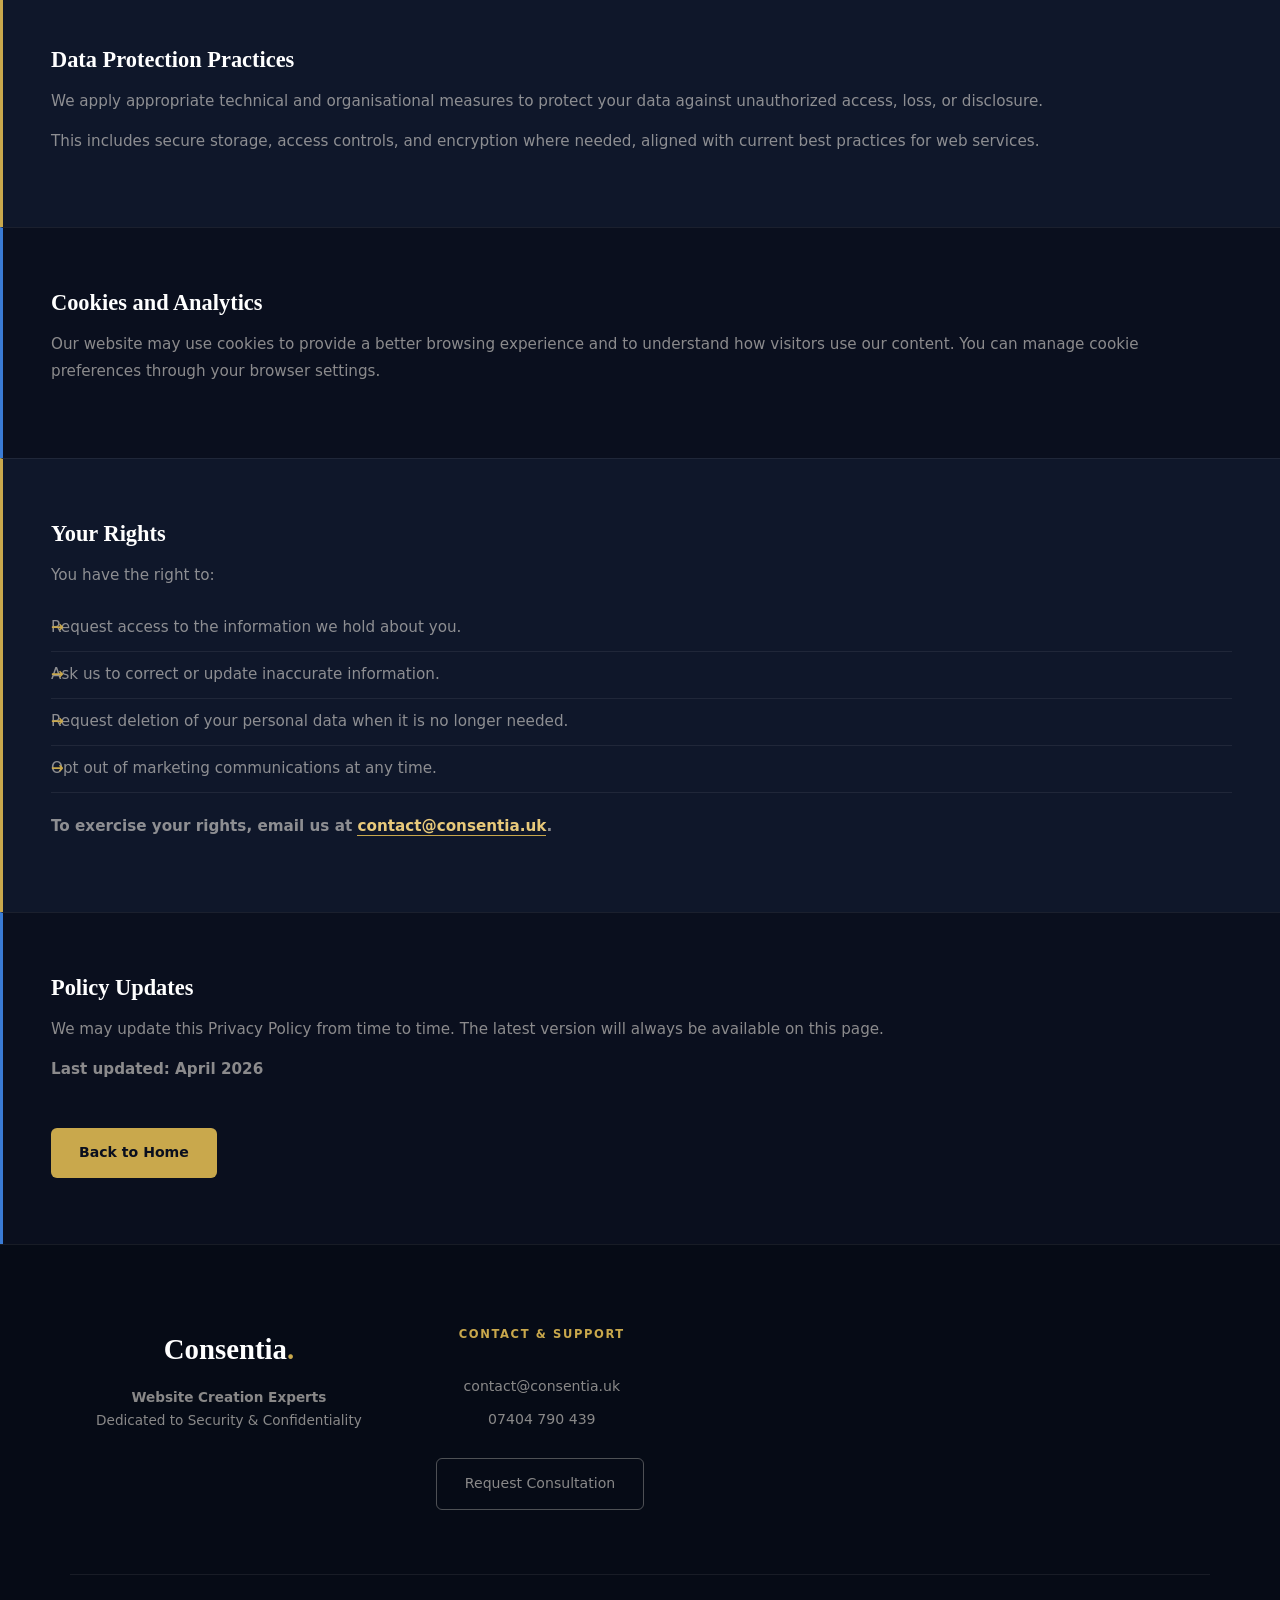
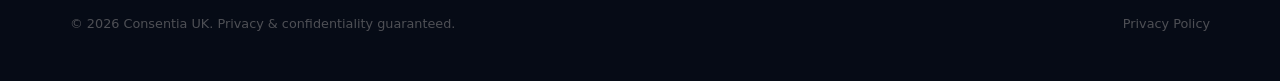
<file: privacy-policy.html>
<!DOCTYPE html>
<html lang="en">
<head>
  <meta charset="UTF-8">
  <meta name="viewport" content="width=device-width, initial-scale=1.0">
  <title>Privacy Policy | Website Creation Experts | Consentia</title>
  <link rel="icon" type="image/png" sizes="96x96" href="/favicon/favicon-96x96.png">
  <link rel="icon" type="image/svg+xml" href="/favicon/favicon.svg">
  <link rel="shortcut icon" href="/favicon/favicon.ico">
  <link rel="apple-touch-icon" sizes="180x180" href="/favicon/apple-touch-icon.png">
  <link rel="manifest" href="/favicon/site.webmanifest">
  <meta name="theme-color" content="#0066cc">
  <meta name="description" content="Consentia Privacy Policy for web development and website consulting services. Learn how we protect your data, confidentiality, and project information.">
  <link rel="canonical" href="https://consentia.uk/privacy-policy.html">
  <meta name="robots" content="index,follow">
  <meta property="og:title" content="Privacy Policy — Consentia">
  <meta property="og:description" content="Consentia Privacy Policy for web development and consulting services.">
  <meta property="og:type" content="website">
  <meta property="og:url" content="https://consentia.uk/privacy-policy.html">
  <meta property="og:image" content="https://consentia.uk/images/logo.png">
  <meta name="twitter:card" content="summary_large_image">
  <meta name="twitter:title" content="Privacy Policy — Consentia">
  <meta name="twitter:description" content="Consentia Privacy Policy for web development and consulting services.">
  <script type="application/ld+json">
  {"@context":"https://schema.org","@type":"WebPage","mainEntity":{"@type":"Organization","name":"Consentia","email":"mailto:contact@consentia.uk","url":"https://consentia.uk/"}}
  </script>
  <link href="https://fonts.googleapis.com/css2?family=Poppins:wght@300;400;600&display=swap" rel="stylesheet">
  <link rel="stylesheet" href="style.css">
</head>
<body>

<nav class="main-nav">
  <a href="index.html" class="nav-logo"><span>Consentia</span></a>
  <ul class="nav-links">
    <li><a href="index.html">Home</a></li>
    <li><a href="im-a-company.html">Services</a></li>
    <li><a href="faq-individuals.html">Portfolio</a></li>
    <li><a href="faq-company.html">FAQ</a></li>
  </ul>
  <div class="nav-right">
    <a href="contact.html" class="nav-contact">Contact</a>
    <a href="contact.html" class="nav-cta">Free Quote</a>
  </div>
</nav>

<header class="main-header-left policy-header">
  <div class="header-text">
    <div class="section-label">PRIVACY & CONFIDENTIALITY</div>
    <h1>Your Data is Safe With Us</h1>
    <p>Transparent privacy practices, secure handling, and professional confidentiality standards.</p>
  </div>
</header>

<section class="service-section alt-bg policy-intro">
  <div class="service-text">
    <div class="trust-badge">Confidentiality First</div>
    <p>Consentia is a website creation consultancy. <strong>We respect your privacy and handle your contact and project information with care, security, and professionalism.</strong> Your data is never shared without explicit consent or legal obligation.</p>
  </div>
</section>

<section class="service-section policy-section">
  <div class="service-text">
    <h2>Information We Collect</h2>
    <p>We may collect the following types of information when you contact us or request a quote:</p>
    <ul class="policy-list">
      <li><strong>Contact details:</strong> name, email address, phone number, and business information.</li>
      <li><strong>Project details:</strong> website goals, design preferences, platform requirements, and technical specs.</li>
      <li><strong>Usage data:</strong> analytics and cookies used to improve our website and service experience.</li>
    </ul>
  </div>
</section>

<section class="service-section alt-bg policy-section">
  <div class="service-text">
    <h2>How We Use Your Information</h2>
    <p>We use your information to:</p>
    <ul class="policy-list">
      <li>Create proposals, estimates, and project plans.</li>
      <li>Respond to inquiries, updates, and support requests.</li>
      <li>Deliver website development, hosting, maintenance, and consultation services.</li>
      <li>Improve our services, website performance, and customer experience.</li>
    </ul>
  </div>
</section>

<section class="service-section policy-section">
  <div class="service-text">
    <h2>Confidentiality and Security</h2>
    <p>We keep your project information confidential and do not share it with third parties unless required to fulfil your order or by law.</p>
    <p>We also work with you to define website privacy, security, and compliance practices that protect your users and brand reputation.</p>
  </div>
</section>

<section class="service-section alt-bg policy-section">
  <div class="service-text">
    <h2>Data Protection Practices</h2>
    <p>We apply appropriate technical and organisational measures to protect your data against unauthorized access, loss, or disclosure.</p>
    <p>This includes secure storage, access controls, and encryption where needed, aligned with current best practices for web services.</p>
  </div>
</section>

<section class="service-section policy-section">
  <div class="service-text">
    <h2>Cookies and Analytics</h2>
    <p>Our website may use cookies to provide a better browsing experience and to understand how visitors use our content. You can manage cookie preferences through your browser settings.</p>
  </div>
</section>

<section class="service-section alt-bg policy-section">
  <div class="service-text">
    <h2>Your Rights</h2>
    <p>You have the right to:</p>
    <ul class="policy-list">
      <li>Request access to the information we hold about you.</li>
      <li>Ask us to correct or update inaccurate information.</li>
      <li>Request deletion of your personal data when it is no longer needed.</li>
      <li>Opt out of marketing communications at any time.</li>
    </ul>
    <p><strong>To exercise your rights, email us at <a href="mailto:contact@consentia.uk" class="trust-link">contact@consentia.uk</a>.</strong></p>
  </div>
</section>

<section class="service-section policy-section">
  <div class="service-text">
    <h2>Policy Updates</h2>
    <p>We may update this Privacy Policy from time to time. The latest version will always be available on this page.</p>
    <p><strong>Last updated: April 2026</strong></p>
    <br>
    <a href="index.html" class="btn">Back to Home</a>
  </div>
</section>

<footer class="site-footer">
  <div class="footer-inner">
    <div class="footer-brand">
      <span class="logo-text">Consentia</span>
      <p><strong>Website Creation Experts</strong><br>Dedicated to Security & Confidentiality</p>
    </div>
    <div class="footer-contact">
      <h4>Contact & Support</h4>
      <a href="mailto:contact@consentia.uk">contact@consentia.uk</a>
      <a href="tel:07404790439">07404 790 439</a>
      <a href="contact.html" class="btn-outline footer-cta">Request Consultation</a>
    </div>
  </div>
  <div class="footer-bottom">
    <p>&copy; 2026 Consentia UK. Privacy & confidentiality guaranteed.</p>
    <a href="privacy-policy.html">Privacy Policy</a>
  </div>
</footer>

</body>
</html>
</file>
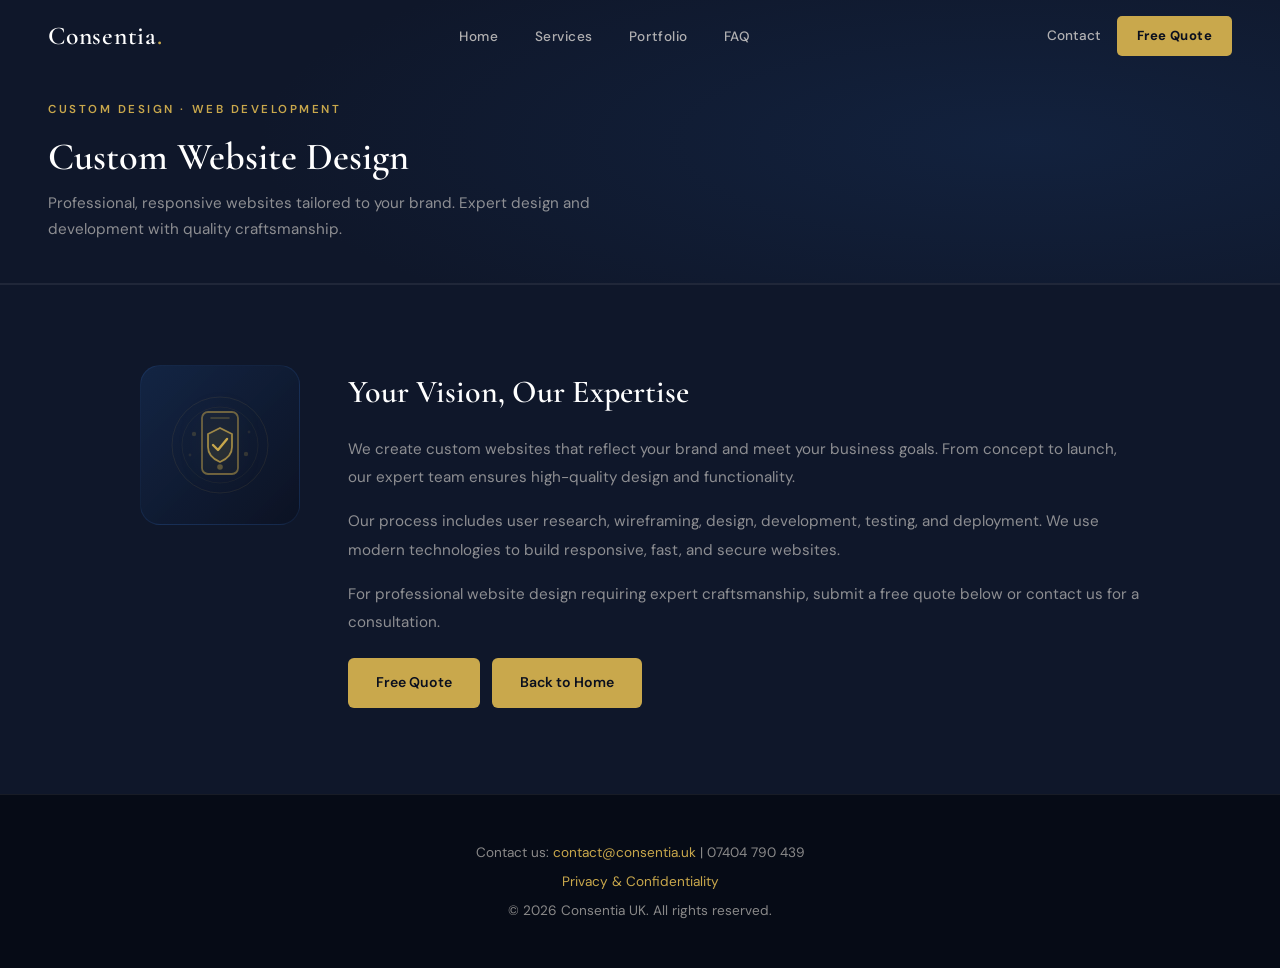
<file: recover-hacked.html>
<!DOCTYPE html>
<html lang="en">
<head>
  <meta charset="UTF-8">
  <meta name="viewport" content="width=device-width, initial-scale=1.0">
  <title>Custom Website Design | Professional Web Development | Consentia</title>
  <link rel="icon" type="image/x-icon" href="/favicon/favicon.ico">
  <link rel="icon" type="image/png" sizes="96x96" href="/favicon/favicon-96x96.png">
  <link rel="icon" type="image/svg+xml" href="/favicon/favicon.svg">
  <link rel="apple-touch-icon" href="/favicon/apple-touch-icon.png">
  <link rel="manifest" href="/favicon/site.webmanifest">
  <meta name="theme-color" content="#0a0f1e">
  <meta name="description" content="Custom website design services. Professional, responsive websites tailored to your brand. Expert web development with quality.">
  <meta name="keywords" content="custom website design, web development, responsive design, professional websites, brand design">
  <meta name="author" content="Consentia">
  <link rel="canonical" href="https://consentia.uk/recover-hacked.html">
  <meta name="robots" content="index,follow">
  <meta property="og:title" content="Custom Website Design — Consentia">
  <meta property="og:description" content="Professional custom website design and development services.">
  <meta property="og:type" content="article">
  <meta property="og:url" content="https://consentia.uk/recover-hacked.html">
  <meta property="og:image" content="https://consentia.uk/images/hacked-icon.png">
  <meta name="twitter:card" content="summary_large_image">
  <meta name="twitter:title" content="Custom Website Design — Consentia">
  <meta name="twitter:description" content="Professional custom website design and development services.">
  <script type="application/ld+json">
  {"@context":"https://schema.org","@type":"Article","mainEntityOfPage":{"@type":"WebPage","@id":"https://consentia.uk/recover-hacked.html"},"headline":"Custom Website Design","description":"Professional custom website design and development services."}
  </script>
  <link href="https://fonts.googleapis.com/css2?family=Cormorant+Garamond:ital,wght@0,400;0,600;1,400&family=DM+Sans:wght@300;400;500;600&display=swap" rel="stylesheet">
  <link href="style.css" rel="stylesheet">
</head>
<body>

<nav class="main-nav" id="mainNav">
  <a href="index.html" class="nav-logo"><span class="logo-text">Consentia</span></a>
  <ul class="nav-links">
    <li><a href="index.html">Home</a></li>
    <li><a href="im-a-company.html">Services</a></li>
    <li><a href="faq-individuals.html">Portfolio</a></li>
    <li><a href="faq-company.html">FAQ</a></li>
  </ul>
  <div class="nav-right">
    <a href="contact.html" class="nav-contact">Contact</a>
    <a href="contact.html" class="nav-cta">Free Quote</a>
  </div>
  <button class="hamburger" id="hamburger" aria-label="Menu">
    <span></span><span></span><span></span>
  </button>
</nav>

<div class="mobile-drawer" id="mobileDrawer">
  <ul>
    <li><a href="index.html">Home</a></li>
    <li><a href="im-a-company.html">Services</a></li>
    <li><a href="faq-individuals.html">Portfolio</a></li>
    <li><a href="faq-company.html">FAQ</a></li>
    <li><a href="contact.html">Contact</a></li>
    <li><a href="contact.html" class="drawer-cta">Free Quote</a></li>
  </ul>
</div>

<!-- No logo here — nav bar only -->
<header class="main-header-left">
  <div class="header-text">
    <div class="section-label">Custom Design · Web Development</div>
    <h1>Custom Website Design</h1>
    <p>Professional, responsive websites tailored to your brand. Expert design and development with quality craftsmanship.</p>
  </div>
</header>

<section class="service-section alt-bg">
  <div class="service-content">
    <div class="service-section-icon">
      <svg width="110" height="110" viewBox="0 0 110 110" fill="none" xmlns="http://www.w3.org/2000/svg">
        <circle cx="55" cy="55" r="48" stroke="rgba(201,168,76,0.1)" stroke-width="1"/>
        <circle cx="55" cy="55" r="38" stroke="rgba(201,168,76,0.07)" stroke-width="1"/>
        <rect x="37" y="22" width="36" height="62" rx="6" stroke="rgba(201,168,76,0.5)" stroke-width="1.8" fill="rgba(201,168,76,0.04)"/>
        <line x1="46" y1="28" x2="64" y2="28" stroke="rgba(201,168,76,0.3)" stroke-width="1.5" stroke-linecap="round"/>
        <circle cx="55" cy="77" r="2.8" fill="rgba(201,168,76,0.4)"/>
        <path d="M55 38 L67 44 L67 57 Q67 67 55 72 Q43 67 43 57 L43 44 Z" stroke="rgba(201,168,76,0.75)" stroke-width="1.8" fill="rgba(201,168,76,0.08)" stroke-linejoin="round"/>
        <path d="M48 55 L53 60 L62 49" stroke="rgba(201,168,76,1)" stroke-width="2.4" stroke-linecap="round" stroke-linejoin="round"/>
        <circle cx="29" cy="44" r="2.2" fill="rgba(201,168,76,0.2)"/>
        <circle cx="81" cy="64" r="2.2" fill="rgba(201,168,76,0.2)"/>
        <circle cx="25" cy="65" r="1.4" fill="rgba(201,168,76,0.12)"/>
        <circle cx="84" cy="42" r="1.4" fill="rgba(201,168,76,0.12)"/>
      </svg>
    </div>
    <div class="service-text">
      <h2>Your Vision, Our Expertise</h2>
      <p>We create custom websites that reflect your brand and meet your business goals. From concept to launch, our expert team ensures high-quality design and functionality.</p>
      <p>Our process includes user research, wireframing, design, development, testing, and deployment. We use modern technologies to build responsive, fast, and secure websites.</p>
      <p>For professional website design requiring expert craftsmanship, submit a free quote below or contact us for a consultation.</p>
      <a href="contact.html" class="btn">Free Quote</a>
      <a href="index.html" class="btn">Back to Home</a>
    </div>
  </div>
</section>

<footer>
  <p>Contact us: <a href="mailto:contact@consentia.uk">contact@consentia.uk</a> | 07404 790 439</p>
  <p><a href="privacy-policy.html">Privacy &amp; Confidentiality</a></p>
  <p>&copy; 2026 Consentia UK. All rights reserved.</p>
</footer>

<script>
  const nav = document.getElementById('mainNav');
  window.addEventListener('scroll', () => nav.classList.toggle('scrolled', window.scrollY > 30));
  const ham = document.getElementById('hamburger');
  const drawer = document.getElementById('mobileDrawer');
  ham.addEventListener('click', () => { ham.classList.toggle('open'); drawer.classList.toggle('open'); });
</script>
</body>
</html>
</file>
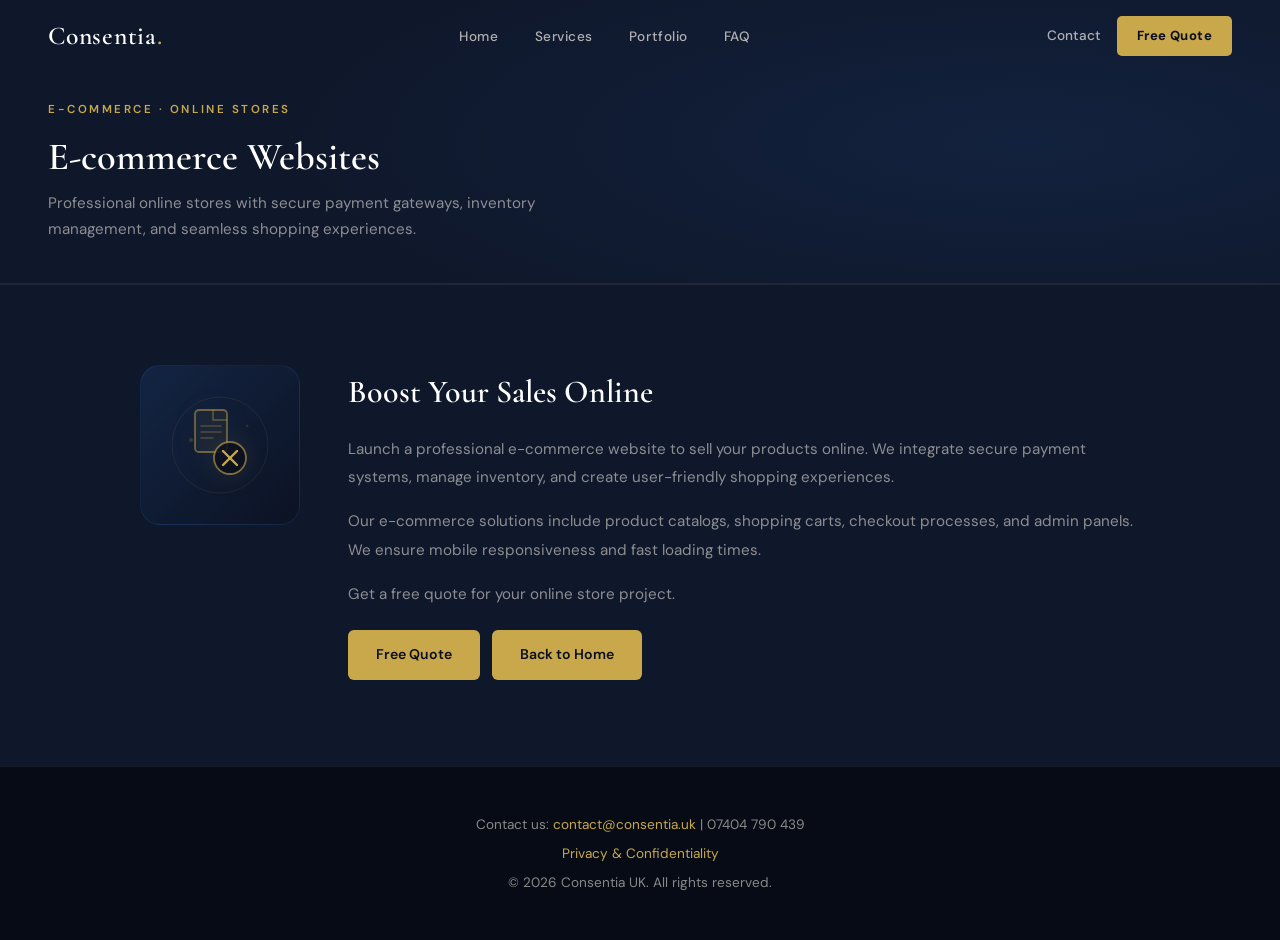
<file: remove-data.html>
<!DOCTYPE html>
<html lang="en">
<head>
  <meta charset="UTF-8">
  <meta name="viewport" content="width=device-width, initial-scale=1.0">
  <title>E-commerce Websites | Online Stores | Consentia</title>
  <link rel="icon" type="image/x-icon" href="/favicon/favicon.ico">
  <link rel="icon" type="image/png" sizes="96x96" href="/favicon/favicon-96x96.png">
  <link rel="apple-touch-icon" href="/favicon/apple-touch-icon.png">
  <link rel="manifest" href="/favicon/site.webmanifest">
  <meta name="theme-color" content="#0a0f1e">
  <meta name="description" content="Professional e-commerce websites with secure payment gateways, inventory management, and seamless shopping experiences.">
  <link rel="canonical" href="https://consentia.uk/remove-data.html">
  <meta name="robots" content="index,follow">
  <link href="https://fonts.googleapis.com/css2?family=Cormorant+Garamond:ital,wght@0,400;0,600;1,400&family=DM+Sans:wght@300;400;500;600&display=swap" rel="stylesheet">
  <link href="style.css" rel="stylesheet">
</head>
<body>

<nav class="main-nav" id="mainNav">
  <a href="index.html" class="nav-logo"><span class="logo-text">Consentia</span></a>
  <ul class="nav-links">
    <li><a href="index.html">Home</a></li>
    <li><a href="im-a-company.html">Services</a></li>
    <li><a href="faq-individuals.html">Portfolio</a></li>
    <li><a href="faq-company.html">FAQ</a></li>
  </ul>
  <div class="nav-right">
    <a href="contact.html" class="nav-contact">Contact</a>
    <a href="contact.html" class="nav-cta">Free Quote</a>
  </div>
  <button class="hamburger" id="hamburger"><span></span><span></span><span></span></button>
</nav>
<div class="mobile-drawer" id="mobileDrawer">
  <ul>
    <li><a href="index.html">Home</a></li>
    <li><a href="im-a-company.html">Services</a></li>
    <li><a href="faq-individuals.html">Portfolio</a></li>
    <li><a href="faq-company.html">FAQ</a></li>
    <li><a href="contact.html">Contact</a></li>
    <li><a href="contact.html" class="drawer-cta">Free Quote</a></li>
  </ul>
</div>

<header class="main-header-left">
  <div class="header-text">
    <div class="section-label">E-commerce · Online Stores</div>
    <h1>E-commerce Websites</h1>
    <p>Professional online stores with secure payment gateways, inventory management, and seamless shopping experiences.</p>
  </div>
</header>


<section class="service-section alt-bg">
  <div class="service-content">
    <div class="service-section-icon">
      <svg width="110" height="110" viewBox="0 0 110 110" fill="none" xmlns="http://www.w3.org/2000/svg">
        <circle cx="55" cy="55" r="48" stroke="rgba(201,168,76,0.1)" stroke-width="1"/>
        <!-- Document -->
        <rect x="30" y="20" width="32" height="42" rx="4" stroke="rgba(201,168,76,0.5)" stroke-width="1.8" fill="rgba(201,168,76,0.05)"/>
        <path d="M48 20 L48 30 L62 30" stroke="rgba(201,168,76,0.4)" stroke-width="1.5"/>
        <line x1="36" y1="36" x2="56" y2="36" stroke="rgba(201,168,76,0.3)" stroke-width="1.4" stroke-linecap="round"/>
        <line x1="36" y1="42" x2="56" y2="42" stroke="rgba(201,168,76,0.3)" stroke-width="1.4" stroke-linecap="round"/>
        <line x1="36" y1="48" x2="48" y2="48" stroke="rgba(201,168,76,0.3)" stroke-width="1.4" stroke-linecap="round"/>
        <!-- Delete circle -->
        <circle cx="65" cy="68" r="16" fill="rgba(10,15,30,0.85)" stroke="rgba(201,168,76,0.6)" stroke-width="1.8"/>
        <line x1="58" y1="61" x2="72" y2="75" stroke="rgba(201,168,76,1)" stroke-width="2.4" stroke-linecap="round"/>
        <line x1="72" y1="61" x2="58" y2="75" stroke="rgba(201,168,76,1)" stroke-width="2.4" stroke-linecap="round"/>
        <!-- Dots -->
        <circle cx="26" cy="50" r="2" fill="rgba(201,168,76,0.2)"/>
        <circle cx="82" cy="36" r="1.4" fill="rgba(201,168,76,0.15)"/>
      </svg>
    </div>
    <div class="service-text">
      <h2>Boost Your Sales Online</h2>
      <p>Launch a professional e-commerce website to sell your products online. We integrate secure payment systems, manage inventory, and create user-friendly shopping experiences.</p>
      <p>Our e-commerce solutions include product catalogs, shopping carts, checkout processes, and admin panels. We ensure mobile responsiveness and fast loading times.</p>
      <p>Get a free quote for your online store project.</p>
      <a href="contact.html" class="btn">Free Quote</a>
      <a href="index.html" class="btn">Back to Home</a>
    </div>
  </div>
</section>

<footer>
  <p>Contact us: <a href="mailto:contact@consentia.uk">contact@consentia.uk</a> | 07404 790 439</p>
  <p><a href="privacy-policy.html">Privacy &amp; Confidentiality</a></p>
  <p>&copy; 2026 Consentia UK. All rights reserved.</p>
</footer>

<script>
  const nav = document.getElementById('mainNav');
  window.addEventListener('scroll', () => nav.classList.toggle('scrolled', window.scrollY > 30));
  const ham = document.getElementById('hamburger');
  const drawer = document.getElementById('mobileDrawer');
  ham.addEventListener('click', () => { ham.classList.toggle('open'); drawer.classList.toggle('open'); });
</script>
</body>
</html>
</file>
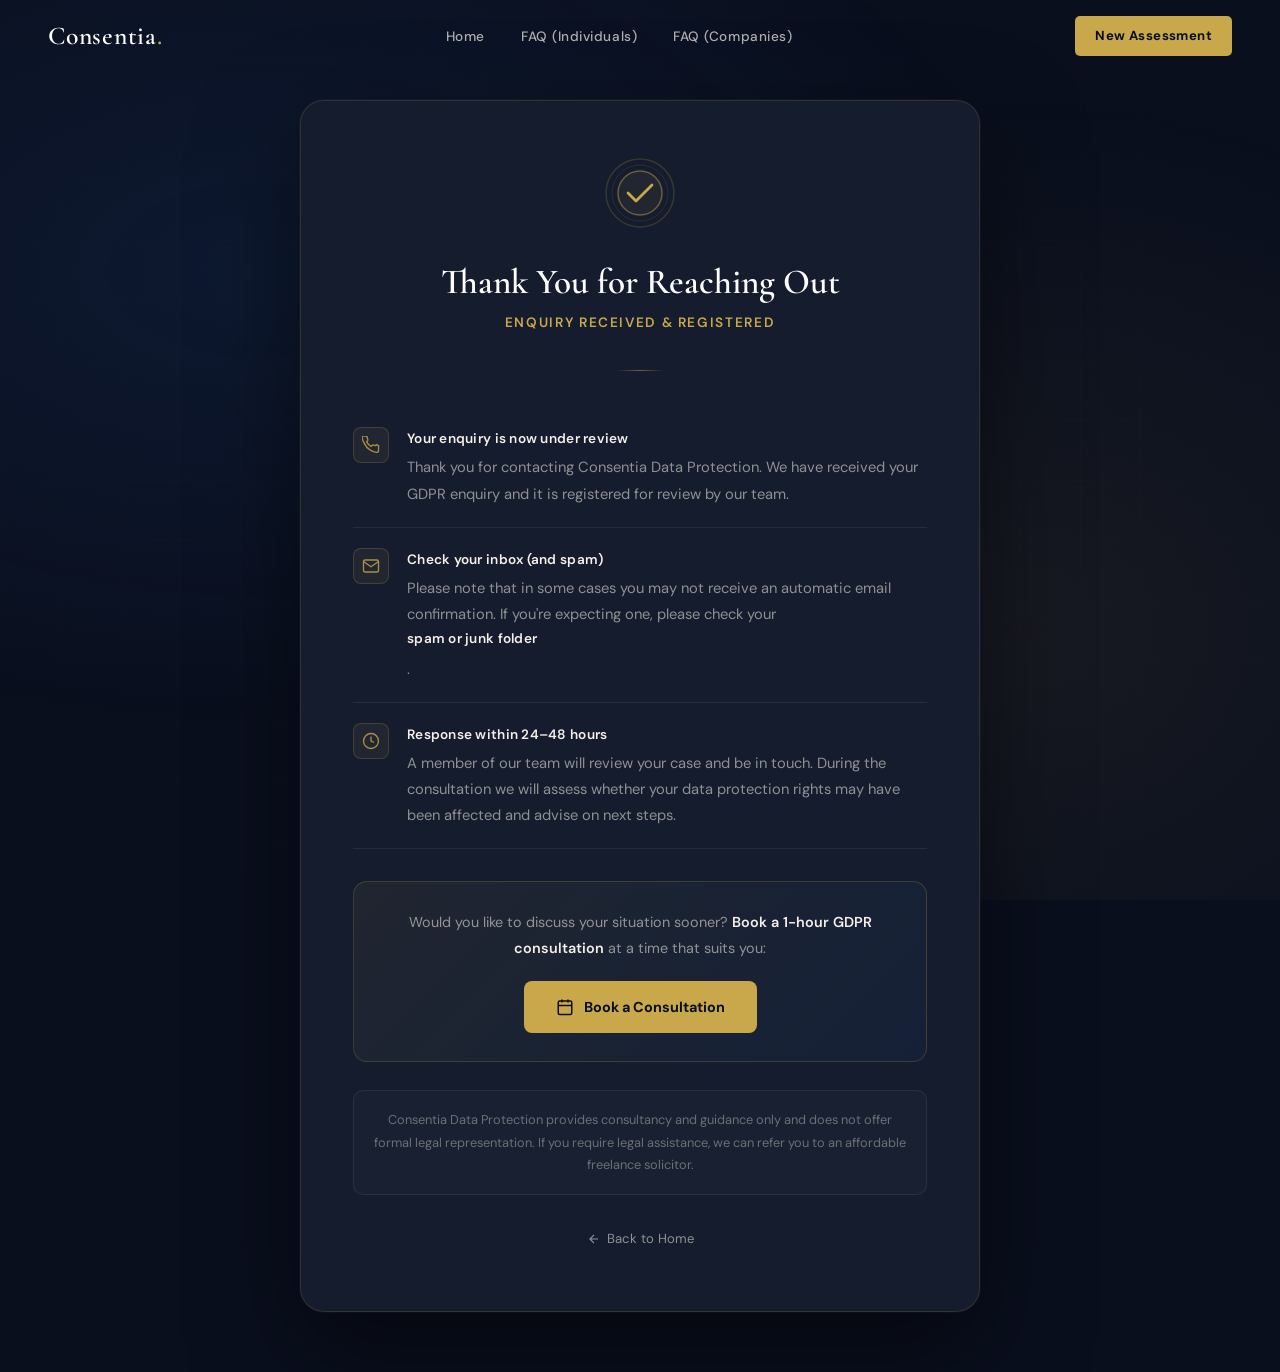
<file: thank-you.html>
<!DOCTYPE html>
<html lang="en">
<head>
  <meta charset="UTF-8">
  <meta name="viewport" content="width=device-width, initial-scale=1.0">
  <title>Thank You | Consentia Data Protection</title>
  <link rel="icon" type="image/x-icon" href="/favicon/favicon.ico">
  <link rel="icon" type="image/png" sizes="96x96" href="/favicon/favicon-96x96.png">
  <link rel="icon" type="image/svg+xml" href="/favicon/favicon.svg">
  <link rel="apple-touch-icon" href="/favicon/apple-touch-icon.png">
  <link rel="manifest" href="/favicon/site.webmanifest">
  <meta name="theme-color" content="#0a0f1e">
  <meta name="robots" content="noindex,nofollow">
  <link href="https://fonts.googleapis.com/css2?family=Cormorant+Garamond:ital,wght@0,400;0,600;1,400&family=DM+Sans:wght@300;400;500;600&display=swap" rel="stylesheet">
  <link href="style.css" rel="stylesheet">
  <style>
    .thankyou-page {
      min-height: 100vh;
      display: flex;
      flex-direction: column;
      align-items: center;
      justify-content: center;
      padding: 100px 24px 60px;
      position: relative;
      overflow: hidden;
    }

    /* Background effects */
    .thankyou-page::before {
      content: '';
      position: fixed;
      inset: 0;
      background:
        radial-gradient(ellipse 60% 50% at 20% 30%, rgba(26,58,107,0.25), transparent),
        radial-gradient(ellipse 50% 60% at 80% 70%, rgba(201,168,76,0.07), transparent);
      pointer-events: none;
      z-index: 0;
    }
    .grid-bg {
      position: fixed;
      inset: 0;
      background-image:
        linear-gradient(rgba(255,255,255,0.02) 1px, transparent 1px),
        linear-gradient(90deg, rgba(255,255,255,0.02) 1px, transparent 1px);
      background-size: 60px 60px;
      mask-image: radial-gradient(ellipse 80% 80% at 50% 50%, black, transparent);
      pointer-events: none;
      z-index: 0;
    }

    .thankyou-card {
      position: relative;
      z-index: 1;
      max-width: 680px;
      width: 100%;
      background: var(--ink-card);
      border: 1px solid rgba(201,168,76,0.15);
      border-radius: 24px;
      padding: 56px 52px;
      box-shadow: 0 40px 100px rgba(0,0,0,0.5), 0 0 0 1px rgba(255,255,255,0.04);
      animation: card-in 0.8s cubic-bezier(0.22, 1, 0.36, 1) both;
    }

    @keyframes card-in {
      from { opacity: 0; transform: translateY(32px) scale(0.97); }
      to   { opacity: 1; transform: translateY(0) scale(1); }
    }

    /* Tick icon */
    .tick-wrap {
      width: 72px;
      height: 72px;
      margin: 0 auto 32px;
      position: relative;
      animation: tick-in 0.7s cubic-bezier(0.34, 1.56, 0.64, 1) 0.3s both;
    }
    @keyframes tick-in {
      from { opacity: 0; transform: scale(0.4); }
      to   { opacity: 1; transform: scale(1); }
    }
    .tick-wrap svg { width: 100%; height: 100%; }

    .thankyou-title {
      font-family: var(--font-serif);
      font-size: 2.2rem;
      font-weight: 600;
      color: var(--white);
      text-align: center;
      margin-bottom: 8px;
      line-height: 1.2;
      animation: fade-up 0.7s ease 0.4s both;
    }
    .thankyou-sub {
      font-size: 0.85rem;
      color: var(--gold);
      text-align: center;
      letter-spacing: 0.12em;
      text-transform: uppercase;
      font-weight: 600;
      margin-bottom: 36px;
      animation: fade-up 0.7s ease 0.45s both;
    }

    .divider {
      width: 48px;
      height: 1px;
      background: linear-gradient(to right, transparent, rgba(201,168,76,0.5), transparent);
      margin: 0 auto 36px;
      animation: fade-up 0.7s ease 0.5s both;
    }

    /* Info blocks */
    .info-block {
      display: flex;
      gap: 18px;
      align-items: flex-start;
      padding: 20px 0;
      border-bottom: 1px solid var(--ink-border);
      animation: fade-up 0.7s ease both;
    }
    .info-block:first-of-type { border-top: 1px solid var(--ink-border); }
    .info-block:nth-child(1) { animation-delay: 0.55s; }
    .info-block:nth-child(2) { animation-delay: 0.63s; }
    .info-block:nth-child(3) { animation-delay: 0.71s; }

    .info-icon {
      width: 36px;
      height: 36px;
      background: rgba(201,168,76,0.08);
      border: 1px solid rgba(201,168,76,0.2);
      border-radius: 8px;
      display: flex;
      align-items: center;
      justify-content: center;
      flex-shrink: 0;
    }
    .info-text p {
      font-size: 0.92rem;
      color: var(--text-muted);
      line-height: 1.78;
      margin: 0;
    }
    .info-text strong {
      color: var(--cream);
      display: block;
      font-size: 0.85rem;
      font-weight: 600;
      margin-bottom: 4px;
      letter-spacing: 0.02em;
    }

    /* Calendly CTA */
    .calendly-block {
      margin-top: 32px;
      background: linear-gradient(135deg, rgba(201,168,76,0.07), rgba(26,58,107,0.15));
      border: 1px solid rgba(201,168,76,0.2);
      border-radius: 14px;
      padding: 28px 30px;
      text-align: center;
      animation: fade-up 0.7s ease 0.8s both;
    }
    .calendly-block p {
      font-size: 0.9rem;
      color: var(--text-muted);
      margin-bottom: 20px;
      line-height: 1.75;
    }
    .calendly-block strong {
      color: var(--cream);
      font-weight: 600;
    }
    .calendly-btn {
      display: inline-flex;
      align-items: center;
      gap: 10px;
      padding: 14px 32px;
      background: var(--gold);
      color: var(--ink);
      font-family: var(--font-sans);
      font-size: 0.9rem;
      font-weight: 700;
      border-radius: 8px;
      transition: background 0.25s, transform 0.2s, box-shadow 0.25s;
    }
    .calendly-btn:hover {
      background: var(--gold-light);
      transform: translateY(-2px);
      box-shadow: 0 8px 24px rgba(201,168,76,0.3);
    }

    /* Disclaimer */
    .disclaimer {
      margin-top: 28px;
      padding: 18px 20px;
      background: rgba(255,255,255,0.02);
      border: 1px solid var(--ink-border);
      border-radius: 10px;
      animation: fade-up 0.7s ease 0.9s both;
    }
    .disclaimer p {
      font-size: 0.8rem;
      color: rgba(245,240,232,0.38);
      line-height: 1.75;
      margin: 0;
      text-align: center;
    }
    .disclaimer a {
      color: var(--gold);
      opacity: 0.7;
      transition: opacity 0.2s;
    }
    .disclaimer a:hover { opacity: 1; }

    /* Back home */
    .back-home {
      margin-top: 32px;
      text-align: center;
      animation: fade-up 0.7s ease 1s both;
    }
    .back-home a {
      font-size: 0.82rem;
      color: var(--text-muted);
      transition: color 0.2s;
      display: inline-flex;
      align-items: center;
      gap: 6px;
    }
    .back-home a:hover { color: var(--gold); }

    @keyframes fade-up {
      from { opacity: 0; transform: translateY(16px); }
      to   { opacity: 1; transform: translateY(0); }
    }

    @media (max-width: 640px) {
      .thankyou-card { padding: 36px 24px; }
      .thankyou-title { font-size: 1.8rem; }
    }
  </style>
</head>
<body>

<nav class="main-nav" id="mainNav">
  <a href="index.html" class="nav-logo"><span class="logo-text">Consentia</span></a>
  <ul class="nav-links">
    <li><a href="index.html">Home</a></li>
    <li><a href="faq-individuals.html">FAQ (Individuals)</a></li>
    <li><a href="faq-company.html">FAQ (Companies)</a></li>
  </ul>
  <div class="nav-right">
    <a href="contact.html" class="nav-cta">New Assessment</a>
  </div>
</nav>

<div class="grid-bg"></div>

<main class="thankyou-page">
  <div class="thankyou-card">

    <!-- Animated tick -->
    <div class="tick-wrap">
      <svg viewBox="0 0 72 72" fill="none" xmlns="http://www.w3.org/2000/svg">
        <circle cx="36" cy="36" r="34" stroke="rgba(201,168,76,0.2)" stroke-width="1.5"/>
        <circle cx="36" cy="36" r="28" stroke="rgba(201,168,76,0.12)" stroke-width="1"/>
        <circle cx="36" cy="36" r="22" fill="rgba(201,168,76,0.08)" stroke="rgba(201,168,76,0.45)" stroke-width="1.5"/>
        <path d="M24 36 L32 44 L48 28" stroke="rgba(201,168,76,1)" stroke-width="2.8" stroke-linecap="round" stroke-linejoin="round"
          stroke-dasharray="36" stroke-dashoffset="36">
          <animate attributeName="stroke-dashoffset" from="36" to="0" dur="0.5s" begin="0.6s" fill="freeze" calcMode="spline" keySplines="0.4 0 0.2 1"/>
        </path>
      </svg>
    </div>

    <h1 class="thankyou-title">Thank You for Reaching Out</h1>
    <p class="thankyou-sub">Enquiry Received &amp; Registered</p>
    <div class="divider"></div>

    <!-- Info blocks -->
    <div class="info-block">
      <div class="info-icon">
        <svg width="18" height="18" viewBox="0 0 24 24" fill="none" stroke="rgba(201,168,76,0.8)" stroke-width="1.8">
          <path d="M22 16.92v3a2 2 0 01-2.18 2 19.79 19.79 0 01-8.63-3.07A19.5 19.5 0 013.07 9.81 19.79 19.79 0 01.01 1.21 2 2 0 012 0h3a2 2 0 012 1.72c.127.96.361 1.903.7 2.81a2 2 0 01-.45 2.11L6.09 7.91a16 16 0 006 6l1.27-1.27a2 2 0 012.11-.45c.907.339 1.85.573 2.81.7A2 2 0 0122 14.92v2z"/>
        </svg>
      </div>
      <div class="info-text">
        <strong>Your enquiry is now under review</strong>
        <p>Thank you for contacting Consentia Data Protection. We have received your GDPR enquiry and it is registered for review by our team.</p>
      </div>
    </div>

    <div class="info-block">
      <div class="info-icon">
        <svg width="18" height="18" viewBox="0 0 24 24" fill="none" stroke="rgba(201,168,76,0.8)" stroke-width="1.8">
          <path d="M4 4h16c1.1 0 2 .9 2 2v12c0 1.1-.9 2-2 2H4c-1.1 0-2-.9-2-2V6c0-1.1.9-2 2-2z"/>
          <polyline points="22,6 12,13 2,6"/>
        </svg>
      </div>
      <div class="info-text">
        <strong>Check your inbox (and spam)</strong>
        <p>Please note that in some cases you may not receive an automatic email confirmation. If you're expecting one, please check your <strong>spam or junk folder</strong>.</p>
      </div>
    </div>

    <div class="info-block">
      <div class="info-icon">
        <svg width="18" height="18" viewBox="0 0 24 24" fill="none" stroke="rgba(201,168,76,0.8)" stroke-width="1.8">
          <circle cx="12" cy="12" r="10"/>
          <polyline points="12 6 12 12 16 14"/>
        </svg>
      </div>
      <div class="info-text">
        <strong>Response within 24–48 hours</strong>
        <p>A member of our team will review your case and be in touch. During the consultation we will assess whether your data protection rights may have been affected and advise on next steps.</p>
      </div>
    </div>

    <!-- Calendly CTA -->
    <div class="calendly-block">
      <p>Would you like to discuss your situation sooner? <strong>Book a 1-hour GDPR consultation</strong> at a time that suits you:</p>
      <a href="https://calendly.com/consentiagdpr/1-hr-consultation-gdpr" target="_blank" rel="noopener" class="calendly-btn">
        <svg width="18" height="18" viewBox="0 0 24 24" fill="none" stroke="currentColor" stroke-width="2">
          <rect x="3" y="4" width="18" height="18" rx="2" ry="2"/>
          <line x1="16" y1="2" x2="16" y2="6"/>
          <line x1="8" y1="2" x2="8" y2="6"/>
          <line x1="3" y1="10" x2="21" y2="10"/>
        </svg>
        Book a Consultation
      </a>
    </div>

    <!-- Disclaimer -->
    <div class="disclaimer">
      <p>Consentia Data Protection provides consultancy and guidance only and does not offer formal legal representation. If you require legal assistance, we can refer you to an affordable freelance solicitor.</p>
    </div>

    <!-- Back home -->
    <div class="back-home">
      <a href="index.html">
        <svg width="14" height="14" viewBox="0 0 24 24" fill="none" stroke="currentColor" stroke-width="2">
          <path d="M19 12H5M12 19l-7-7 7-7"/>
        </svg>
        Back to Home
      </a>
    </div>

  </div>
</main>

<script>
  const nav = document.getElementById('mainNav');
  window.addEventListener('scroll', () => nav.classList.toggle('scrolled', window.scrollY > 30));
</script>
</body>
</html>
</file>
<file: style.css>
/* ============================================================
   CONSENTIA — Redesigned CSS
   Aesthetic: Dark luxury legal / cybersecurity
   Fonts: Cormorant Garamond (display) + DM Sans (body)
   ============================================================ */

:root {
  --ink:        #0a0f1e;
  --ink-mid:    #0f172a;
  --ink-card:   #141c2e;
  --ink-border: rgba(255,255,255,0.07);
  --cream:      #f5f0e8;
  --cream-dim:  #ddd8ce;
  --gold:       #c9a84c;
  --gold-light: #e8c97a;
  --blue-pale:  #3a7bd5;
  --blue-glow:  rgba(58,123,213,0.15);
  --white:      #ffffff;
  --text-muted: rgba(245,240,232,0.55);
  --shadow-lg:  0 24px 64px rgba(0,0,0,0.5);
  --shadow-md:  0 8px 32px rgba(0,0,0,0.35);
  --radius:     12px;
  --radius-lg:  20px;
  --font-serif: 'Cormorant Garamond', Georgia, serif;
  --font-sans:  'DM Sans', system-ui, sans-serif;
  --nav-h:      72px;
}

*, *::before, *::after { box-sizing: border-box; margin: 0; padding: 0; }

html { scroll-behavior: smooth; }

body {
  font-family: var(--font-sans);
  background: var(--ink);
  color: var(--cream);
  line-height: 1.7;
  overflow-x: hidden;
}

img { display: block; max-width: 100%; }
a { text-decoration: none; color: inherit; }

/* =====================
   TYPOGRAPHY HELPERS
   ===================== */
.section-label {
  font-family: var(--font-sans);
  font-size: 0.72rem;
  font-weight: 600;
  letter-spacing: 0.22em;
  text-transform: uppercase;
  color: var(--gold);
  margin-bottom: 14px;
}
.section-title {
  font-family: var(--font-serif);
  font-size: clamp(2rem, 4vw, 3rem);
  font-weight: 600;
  color: var(--white);
  line-height: 1.15;
  margin-bottom: 20px;
}

/* =====================
   BUTTONS
   ===================== */
.btn-primary {
  display: inline-flex;
  align-items: center;
  gap: 8px;
  padding: 14px 30px;
  background: var(--gold);
  color: var(--ink);
  font-family: var(--font-sans);
  font-size: 0.9rem;
  font-weight: 600;
  border-radius: 6px;
  transition: background 0.25s, transform 0.2s, box-shadow 0.25s;
  white-space: nowrap;
}
.btn-primary:hover {
  background: var(--gold-light);
  transform: translateY(-2px);
  box-shadow: 0 8px 24px rgba(201,168,76,0.35);
}

.btn-ghost {
  display: inline-flex;
  align-items: center;
  gap: 8px;
  padding: 14px 30px;
  background: transparent;
  color: var(--cream);
  font-family: var(--font-sans);
  font-size: 0.9rem;
  font-weight: 500;
  border: 1px solid rgba(245,240,232,0.25);
  border-radius: 6px;
  transition: border-color 0.25s, color 0.25s, background 0.25s;
}
.btn-ghost:hover {
  border-color: var(--gold);
  color: var(--gold);
  background: rgba(201,168,76,0.06);
}

.btn-outline {
  display: inline-flex;
  align-items: center;
  gap: 8px;
  padding: 13px 28px;
  background: transparent;
  color: var(--cream);
  font-family: var(--font-sans);
  font-size: 0.9rem;
  font-weight: 500;
  border: 1px solid rgba(245,240,232,0.3);
  border-radius: 6px;
  transition: all 0.25s;
}
.btn-outline:hover {
  border-color: var(--gold);
  color: var(--gold);
}

/* Legacy .btn compatibility (used in sub-pages) */
.btn {
  display: inline-flex;
  align-items: center;
  padding: 13px 28px;
  background: var(--gold);
  color: var(--ink);
  font-family: var(--font-sans);
  font-size: 0.88rem;
  font-weight: 600;
  border-radius: 6px;
  margin: 6px 8px 6px 0;
  transition: background 0.25s, transform 0.2s;
}
.btn:hover {
  background: var(--gold-light);
  transform: translateY(-2px);
}

/* =====================
   NAVIGATION
   ===================== */
.main-nav {
  position: fixed;
  top: 0; left: 0; right: 0;
  height: var(--nav-h);
  z-index: 200;
  display: flex;
  align-items: center;
  justify-content: space-between;
  padding: 0 48px;
  background: transparent;
  transition: background 0.35s, backdrop-filter 0.35s, box-shadow 0.35s;
}
.main-nav.scrolled {
  background: rgba(10,15,30,0.92);
  backdrop-filter: blur(18px);
  box-shadow: 0 1px 0 rgba(255,255,255,0.06);
}

.nav-logo .logo-text {
  font-family: var(--font-serif);
  font-size: 1.6rem;
  font-weight: 600;
  color: var(--white);
  letter-spacing: 0.03em;
}
.nav-logo .logo-text::after {
  content: '.';
  color: var(--gold);
}

.nav-links {
  list-style: none;
  display: flex;
  gap: 36px;
}
.nav-links a {
  font-size: 0.85rem;
  font-weight: 500;
  color: rgba(245,240,232,0.7);
  letter-spacing: 0.04em;
  transition: color 0.2s;
  position: relative;
}
.nav-links a::after {
  content: '';
  position: absolute;
  bottom: -4px; left: 0; right: 100%;
  height: 1px;
  background: var(--gold);
  transition: right 0.25s;
}
.nav-links a:hover,
.nav-links a.active {
  color: var(--white);
}
.nav-links a:hover::after,
.nav-links a.active::after {
  right: 0;
}

.nav-right {
  display: flex;
  gap: 16px;
  align-items: center;
}
.nav-contact {
  font-size: 0.85rem;
  font-weight: 500;
  color: rgba(245,240,232,0.7);
  transition: color 0.2s;
}
.nav-contact:hover { color: var(--white); }

.nav-cta {
  padding: 9px 20px;
  background: var(--gold);
  color: var(--ink);
  font-size: 0.82rem;
  font-weight: 700;
  border-radius: 5px;
  letter-spacing: 0.03em;
  transition: background 0.2s, transform 0.2s;
}
.nav-cta:hover {
  background: var(--gold-light);
  transform: translateY(-1px);
}

.hamburger {
  display: none;
  flex-direction: column;
  gap: 5px;
  background: none;
  border: none;
  cursor: pointer;
  padding: 4px;
}
.hamburger span {
  display: block;
  width: 24px;
  height: 2px;
  background: var(--cream);
  border-radius: 2px;
  transition: all 0.3s;
}
.hamburger.open span:nth-child(1) { transform: rotate(45deg) translate(5px, 5px); }
.hamburger.open span:nth-child(2) { opacity: 0; }
.hamburger.open span:nth-child(3) { transform: rotate(-45deg) translate(5px, -5px); }

.mobile-drawer {
  display: none;
  position: fixed;
  top: var(--nav-h);
  left: 0; right: 0;
  background: rgba(10,15,30,0.97);
  backdrop-filter: blur(20px);
  z-index: 199;
  padding: 24px 32px 40px;
  transform: translateY(-20px);
  opacity: 0;
  pointer-events: none;
  transition: opacity 0.3s, transform 0.3s;
}
.mobile-drawer.open {
  opacity: 1;
  transform: translateY(0);
  pointer-events: all;
}
.mobile-drawer ul {
  list-style: none;
  display: flex;
  flex-direction: column;
  gap: 4px;
}
.mobile-drawer ul li a {
  display: block;
  padding: 12px 0;
  font-size: 1.1rem;
  font-weight: 500;
  color: var(--cream-dim);
  border-bottom: 1px solid var(--ink-border);
  transition: color 0.2s;
}
.mobile-drawer ul li a:hover { color: var(--gold); }
.mobile-drawer .drawer-cta {
  margin-top: 16px;
  display: inline-block;
  padding: 14px 28px;
  background: var(--gold);
  color: var(--ink) !important;
  font-weight: 700;
  border-radius: 6px;
  border-bottom: none !important;
}

/* =====================
   HERO
   ===================== */
.hero {
  position: relative;
  min-height: 100vh;
  display: flex;
  align-items: center;
  overflow: hidden;
  padding: calc(var(--nav-h) + 60px) 48px 80px;
}

.hero-bg {
  position: absolute;
  inset: 0;
  pointer-events: none;
}

.hero-grid {
  position: absolute;
  inset: 0;
  background-image:
    linear-gradient(rgba(255,255,255,0.03) 1px, transparent 1px),
    linear-gradient(90deg, rgba(255,255,255,0.03) 1px, transparent 1px);
  background-size: 60px 60px;
  mask-image: radial-gradient(ellipse 80% 80% at 50% 50%, black, transparent);
}

.hero-orb {
  position: absolute;
  border-radius: 50%;
  filter: blur(80px);
  opacity: 0.3;
}
.hero-orb-1 {
  width: 600px; height: 600px;
  background: radial-gradient(circle, #1a3a6b, transparent);
  top: -100px; right: -100px;
  animation: orb-drift 14s ease-in-out infinite alternate;
}
.hero-orb-2 {
  width: 400px; height: 400px;
  background: radial-gradient(circle, rgba(201,168,76,0.4), transparent);
  bottom: 0; left: 5%;
  animation: orb-drift 18s ease-in-out infinite alternate-reverse;
}

@keyframes orb-drift {
  from { transform: translate(0, 0); }
  to   { transform: translate(30px, 20px); }
}

.hero-content {
  position: relative;
  z-index: 1;
  max-width: 760px;
}

.hero-badge {
  display: inline-block;
  padding: 6px 16px;
  background: rgba(201,168,76,0.12);
  border: 1px solid rgba(201,168,76,0.3);
  color: var(--gold);
  font-size: 0.72rem;
  font-weight: 600;
  letter-spacing: 0.18em;
  text-transform: uppercase;
  border-radius: 100px;
  margin-bottom: 28px;
  animation: fade-in-up 0.8s ease both;
}

.hero-title {
  display: flex;
  flex-direction: column;
  font-family: var(--font-serif);
  font-size: clamp(3rem, 7vw, 5.5rem);
  font-weight: 600;
  line-height: 1.05;
  color: var(--white);
  margin-bottom: 28px;
}
.hero-title-line {
  opacity: 0;
  transform: translateY(24px);
  animation: fade-in-up 0.9s ease both;
}
.hero-title-line:nth-child(1) { animation-delay: 0.1s; }
.hero-title-line:nth-child(2) { animation-delay: 0.2s; }
.hero-title-line:nth-child(3) { animation-delay: 0.3s; }

.hero-title-accent {
  color: var(--gold);
  font-style: italic;
}

.hero-sub {
  font-size: 1.1rem;
  color: var(--text-muted);
  max-width: 540px;
  margin-bottom: 40px;
  line-height: 1.8;
  opacity: 0;
  animation: fade-in-up 0.9s ease 0.4s both;
}
.hero-sub em {
  color: var(--gold);
  font-style: normal;
  font-weight: 500;
}

.hero-actions {
  display: flex;
  gap: 16px;
  flex-wrap: wrap;
  margin-bottom: 56px;
  opacity: 0;
  animation: fade-in-up 0.9s ease 0.5s both;
}

.hero-stats {
  display: flex;
  align-items: center;
  gap: 32px;
  opacity: 0;
  animation: fade-in-up 0.9s ease 0.6s both;
}
.stat {
  display: flex;
  flex-direction: column;
  gap: 2px;
}
.stat-num {
  font-family: var(--font-serif);
  font-size: 1.6rem;
  font-weight: 600;
  color: var(--white);
}
.stat-label {
  font-size: 0.72rem;
  color: var(--text-muted);
  letter-spacing: 0.05em;
  text-transform: uppercase;
}
.stat-divider {
  width: 1px;
  height: 40px;
  background: rgba(255,255,255,0.12);
}

.hero-scroll-indicator {
  position: absolute;
  bottom: 40px;
  right: 48px;
  display: flex;
  flex-direction: column;
  align-items: center;
  gap: 10px;
  opacity: 0.4;
  font-size: 0.65rem;
  letter-spacing: 0.15em;
  text-transform: uppercase;
  color: var(--cream-dim);
}
.scroll-line {
  width: 1px;
  height: 50px;
  background: linear-gradient(to bottom, var(--cream-dim), transparent);
  animation: scroll-pulse 2s ease-in-out infinite;
}
@keyframes scroll-pulse {
  0%, 100% { opacity: 0.4; }
  50% { opacity: 1; }
}

/* =====================
   ABOUT / PROCESS
   ===================== */
.about-section {
  padding: 120px 48px;
  background: var(--ink-mid);
  border-top: 1px solid var(--ink-border);
}
.about-inner {
  max-width: 1140px;
  margin: 0 auto;
  display: grid;
  grid-template-columns: 1fr 1.2fr;
  gap: 80px;
  align-items: start;
}
.about-left p {
  color: var(--text-muted);
  font-size: 1rem;
  line-height: 1.85;
  max-width: 400px;
}
.process-list {
  display: flex;
  flex-direction: column;
  gap: 0;
}
.process-item {
  display: flex;
  gap: 28px;
  padding: 32px 0;
  border-bottom: 1px solid var(--ink-border);
  opacity: 0;
  transform: translateX(20px);
  transition: opacity 0.6s ease, transform 0.6s ease;
}
.process-item.visible {
  opacity: 1;
  transform: translateX(0);
}
.process-item:first-child { padding-top: 0; }
.process-item:last-child { border-bottom: none; }

.process-num {
  font-family: var(--font-serif);
  font-size: 2.4rem;
  font-weight: 400;
  color: var(--gold);
  opacity: 0.5;
  line-height: 1;
  min-width: 48px;
}
.process-body h3 {
  font-family: var(--font-serif);
  font-size: 1.3rem;
  font-weight: 600;
  color: var(--white);
  margin-bottom: 8px;
}
.process-body p {
  color: var(--text-muted);
  font-size: 0.95rem;
  line-height: 1.75;
}

/* =====================
   PROCESS SECTION
   ===================== */
.process-section {
  padding: 100px 48px;
  background: var(--ink);
  border-top: 1px solid var(--ink-border);
}
.process-inner {
  max-width: 920px;
  margin: 0 auto;
  padding: 56px 52px;
  background: rgba(255,255,255,0.03);
  border: 1px solid rgba(255,255,255,0.08);
  border-radius: var(--radius-lg);
  box-shadow: var(--shadow-md);
}
.process-inner .section-label {
  margin-bottom: 10px;
}
.process-inner .section-title {
  margin-bottom: 32px;
  text-align: center;
}
.process-steps {
  list-style: none;
  padding: 0;
  margin: 0;
  display: grid;
  gap: 16px;
}
.process-steps li {
  display: grid;
  grid-template-columns: 54px minmax(0, 1fr);
  gap: 18px;
  align-items: flex-start;
  padding: 22px 20px;
  border-radius: 16px;
  background: rgba(255,255,255,0.04);
  border: 1px solid rgba(255,255,255,0.07);
}
.process-steps li strong {
  display: inline-flex;
  align-items: center;
  justify-content: center;
  width: 44px;
  height: 44px;
  border-radius: 14px;
  background: rgba(201,168,76,0.12);
  color: var(--gold);
  font-family: var(--font-serif);
  font-size: 1.05rem;
  font-weight: 700;
}
.process-steps li {
  color: var(--cream);
  font-size: 0.98rem;
  line-height: 1.75;
}
.process-steps li::marker {
  display: none;
}
.process-steps li p {
  margin: 0;
}

/* =====================
   QUOTE BANNER
   ===================== */
.quote-banner {
  padding: 100px 48px;
  background: var(--ink);
  position: relative;
  overflow: hidden;
}
.quote-banner::before {
  content: '';
  position: absolute;
  inset: 0;
  background: linear-gradient(135deg, rgba(201,168,76,0.04) 0%, transparent 60%);
  pointer-events: none;
}
.quote-inner {
  max-width: 860px;
  margin: 0 auto;
  text-align: center;
}
.quote-mark {
  font-family: var(--font-serif);
  font-size: 8rem;
  line-height: 0.6;
  color: var(--gold);
  opacity: 0.25;
  margin-bottom: 20px;
  display: block;
}
.quote-inner blockquote {
  font-family: var(--font-serif);
  font-size: clamp(1.5rem, 3vw, 2.2rem);
  font-weight: 400;
  font-style: italic;
  color: var(--cream);
  line-height: 1.55;
  margin-bottom: 24px;
}
.quote-source {
  font-size: 0.8rem;
  color: var(--gold);
  letter-spacing: 0.1em;
  text-transform: uppercase;
}

/* =====================
   SERVICES
   ===================== */
.services-section {
  padding: 120px 48px;
  background: var(--ink-mid);
  border-top: 1px solid var(--ink-border);
}
.services-inner {
  max-width: 1140px;
  margin: 0 auto;
}
.services-grid {
  display: grid;
  grid-template-columns: repeat(3, 1fr);
  gap: 24px;
  margin-top: 52px;
}

.service-card {
  background: var(--ink-card);
  border: 1px solid var(--ink-border);
  border-radius: var(--radius-lg);
  padding: 40px 36px;
  display: flex;
  flex-direction: column;
  gap: 24px;
  transition: border-color 0.3s, transform 0.3s, box-shadow 0.3s;
  cursor: pointer;
  opacity: 0;
  transform: translateY(30px);
}
.service-card.visible {
  opacity: 1;
  transform: translateY(0);
  transition: opacity 0.6s ease, transform 0.6s ease, border-color 0.3s, box-shadow 0.3s;
}
.service-card:nth-child(1) { transition-delay: 0.0s; }
.service-card:nth-child(2) { transition-delay: 0.1s; }
.service-card:nth-child(3) { transition-delay: 0.2s; }

.service-card:hover {
  border-color: rgba(201,168,76,0.35);
  transform: translateY(-6px);
  box-shadow: 0 20px 50px rgba(0,0,0,0.4), 0 0 0 1px rgba(201,168,76,0.1);
}

.service-card-icon {
  width: 100%;
  height: 130px;
  background: linear-gradient(135deg, rgba(26,58,107,0.4), rgba(10,15,30,0.55));
  border: 1px solid rgba(58,123,213,0.14);
  border-radius: 14px;
  display: flex;
  align-items: center;
  justify-content: center;
  transition: all 0.4s;
  overflow: hidden;
  position: relative;
  margin-bottom: 4px;
}
.service-card-icon::after {
  content: '';
  position: absolute;
  inset: 0;
  background: radial-gradient(ellipse at 50% 0%, rgba(201,168,76,0.08), transparent 70%);
  opacity: 0;
  transition: opacity 0.4s;
}
.service-card:hover .service-card-icon {
  background: linear-gradient(135deg, rgba(201,168,76,0.09), rgba(10,15,30,0.65));
  border-color: rgba(201,168,76,0.28);
}
.service-card:hover .service-card-icon::after {
  opacity: 1;
}
.service-card-icon svg {
  transition: transform 0.5s cubic-bezier(0.34, 1.56, 0.64, 1);
  position: relative;
  z-index: 1;
}
.service-card:hover .service-card-icon svg {
  transform: scale(1.1) translateY(-3px);
  filter: drop-shadow(0 0 16px rgba(201,168,76,0.3));
}

.service-card-tag {
  font-size: 0.68rem;
  font-weight: 600;
  letter-spacing: 0.16em;
  text-transform: uppercase;
  color: var(--gold);
  opacity: 0.8;
  margin-bottom: 4px;
}

.service-card-body h3 {
  font-family: var(--font-serif);
  font-size: 1.35rem;
  font-weight: 600;
  color: var(--white);
  margin-bottom: 12px;
  line-height: 1.25;
}
.service-card-body p {
  font-size: 0.9rem;
  color: var(--text-muted);
  line-height: 1.8;
  flex: 1;
}

.card-link {
  display: inline-flex;
  align-items: center;
  gap: 6px;
  font-size: 0.82rem;
  font-weight: 600;
  color: var(--gold);
  margin-top: 20px;
  transition: gap 0.2s;
}
.service-card:hover .card-link { gap: 10px; }

/* =====================
   OTHER ISSUES
   ===================== */
.issues-section {
  padding: 120px 48px;
  background: var(--ink);
  border-top: 1px solid var(--ink-border);
}
.issues-inner {
  max-width: 1140px;
  margin: 0 auto;
  display: grid;
  grid-template-columns: 1fr 1.2fr;
  gap: 80px;
  align-items: center;
}
.issues-left p {
  color: var(--text-muted);
  margin-bottom: 32px;
  line-height: 1.85;
}

.issues-list {
  list-style: none;
  padding: 0;
  display: flex;
  flex-direction: column;
  gap: 4px;
}
.issues-list li {
  opacity: 0;
  transform: translateX(16px);
  transition: opacity 0.5s ease, transform 0.5s ease;
}
.issues-list li.visible {
  opacity: 1;
  transform: translateX(0);
}
.issues-list li:nth-child(1) { transition-delay: 0.0s; }
.issues-list li:nth-child(2) { transition-delay: 0.08s; }
.issues-list li:nth-child(3) { transition-delay: 0.16s; }
.issues-list li:nth-child(4) { transition-delay: 0.24s; }
.issues-list li:nth-child(5) { transition-delay: 0.32s; }

.issues-list li a {
  display: flex;
  align-items: center;
  gap: 14px;
  padding: 18px 22px;
  background: var(--ink-card);
  border: 1px solid var(--ink-border);
  border-radius: 8px;
  color: var(--cream-dim);
  font-size: 0.95rem;
  transition: all 0.25s;
}
.issues-list li a svg {
  flex-shrink: 0;
  color: var(--gold);
  opacity: 0.6;
  transition: opacity 0.25s, transform 0.25s;
}
.issues-list li a:hover {
  border-color: rgba(201,168,76,0.3);
  color: var(--white);
  background: rgba(201,168,76,0.05);
}
.issues-list li a:hover svg {
  opacity: 1;
  transform: translateX(4px);
}

/* =====================
   FAQ STRIP
   ===================== */
.faq-strip {
  padding: 120px 48px;
  background: var(--ink-mid);
  border-top: 1px solid var(--ink-border);
  text-align: center;
}
.faq-strip-inner {
  max-width: 640px;
  margin: 0 auto;
}
.faq-strip-sub {
  color: var(--text-muted);
  font-size: 1rem;
  margin-bottom: 40px;
  line-height: 1.8;
}
.faq-strip-actions {
  display: flex;
  gap: 16px;
  justify-content: center;
  flex-wrap: wrap;
}

/* =====================
   FOOTER
   ===================== */
.site-footer {
  background: #060b16;
  border-top: 1px solid var(--ink-border);
  padding: 80px 48px 40px;
}
.footer-inner {
  max-width: 1140px;
  margin: 0 auto;
  display: grid;
  grid-template-columns: 1.5fr 1fr 1fr 1.2fr;
  gap: 48px;
  margin-bottom: 64px;
}
.footer-brand .logo-text {
  font-family: var(--font-serif);
  font-size: 1.8rem;
  font-weight: 600;
  color: var(--white);
  display: block;
  margin-bottom: 12px;
}
.footer-brand .logo-text::after {
  content: '.';
  color: var(--gold);
}
.footer-brand p {
  color: var(--text-muted);
  font-size: 0.85rem;
  line-height: 1.7;
}
.footer-links h4,
.footer-contact h4 {
  font-family: var(--font-sans);
  font-size: 0.72rem;
  font-weight: 700;
  letter-spacing: 0.14em;
  text-transform: uppercase;
  color: var(--gold);
  margin-bottom: 20px;
}
.footer-links ul {
  list-style: none;
  padding: 0;
  display: flex;
  flex-direction: column;
  gap: 10px;
}
.footer-links ul li a {
  color: var(--text-muted);
  font-size: 0.88rem;
  transition: color 0.2s;
}
.footer-links ul li a:hover { color: var(--cream); }

.footer-contact {
  display: flex;
  flex-direction: column;
  gap: 10px;
}
.footer-contact a {
  color: var(--text-muted);
  font-size: 0.88rem;
  transition: color 0.2s;
}
.footer-contact a:hover { color: var(--cream); }
.footer-contact .footer-cta {
  margin-top: 16px;
  align-self: flex-start;
}

.footer-bottom {
  max-width: 1140px;
  margin: 0 auto;
  padding-top: 32px;
  border-top: 1px solid var(--ink-border);
  display: flex;
  justify-content: space-between;
  align-items: center;
  flex-wrap: wrap;
  gap: 12px;
}
.footer-bottom p {
  font-size: 0.8rem;
  color: rgba(245,240,232,0.3);
}
.footer-bottom a {
  font-size: 0.8rem;
  color: rgba(245,240,232,0.3);
  transition: color 0.2s;
}
.footer-bottom a:hover { color: var(--cream); }

/* =====================
   SUBPAGE HERO (used by remove-data, etc.)
   ===================== */
.main-header-left {
  padding: calc(var(--nav-h) + 28px) 48px 40px;
  background: var(--ink-mid);
  border-bottom: 1px solid var(--ink-border);
  position: relative;
  overflow: hidden;
}
.main-header-left::before {
  content: '';
  position: absolute;
  inset: 0;
  background: radial-gradient(ellipse 60% 80% at 80% 50%, rgba(26,58,107,0.3), transparent);
  pointer-events: none;
}
.main-header-left .logo-left {
  display: none; /* hidden — nav has logo */
}
.main-header-left .header-text {
  position: relative;
  z-index: 1;
  max-width: 720px;
}
.main-header-left h1 {
  font-family: var(--font-serif);
  font-size: clamp(1.6rem, 3.5vw, 2.4rem);
  font-weight: 600;
  color: var(--white);
  line-height: 1.2;
  margin-bottom: 10px;
}
.main-header-left p {
  font-size: 0.95rem;
  color: var(--text-muted);
  max-width: 560px;
  line-height: 1.75;
}

/* =====================
   SUBPAGE SERVICE SECTIONS
   ===================== */
.service-section {
  padding: 80px 48px;
  background: var(--ink);
  border-top: 1px solid var(--ink-border);
}
.service-section.alt-bg {
  background: var(--ink-mid);
}
.service-section .service-content {
  max-width: 1000px;
  margin: 0 auto;
  display: flex;
  align-items: flex-start;
  gap: 48px;
}
.service-section .service-content.column {
  flex-direction: column;
}
.service-section .service-content.full-width {
  max-width: 100%;
}
.service-text.full-width {
  width: 100%;
}
.service-image {
  width: 100px;
  height: 100px;
  object-fit: contain;
  flex-shrink: 0;
  filter: brightness(0) invert(1) opacity(0.5);
}
.service-section-icon {
  flex-shrink: 0;
  width: 160px;
  height: 160px;
  background: linear-gradient(135deg, rgba(26,58,107,0.4), rgba(10,15,30,0.55));
  border: 1px solid rgba(58,123,213,0.14);
  border-radius: 20px;
  display: flex;
  align-items: center;
  justify-content: center;
  transition: all 0.4s;
  position: relative;
  overflow: hidden;
}
.service-section-icon::after {
  content: '';
  position: absolute;
  inset: 0;
  background: radial-gradient(ellipse at 50% 0%, rgba(201,168,76,0.08), transparent 70%);
  opacity: 0;
  transition: opacity 0.4s;
}
.service-section-icon:hover::after { opacity: 1; }
.service-section-icon:hover {
  border-color: rgba(201,168,76,0.28);
  background: linear-gradient(135deg, rgba(201,168,76,0.09), rgba(10,15,30,0.65));
}
.service-section-icon svg {
  position: relative;
  z-index: 1;
  filter: drop-shadow(0 0 12px rgba(201,168,76,0.15));
}
.service-text h2 {
  font-family: var(--font-serif);
  font-size: 2rem;
  font-weight: 600;
  color: var(--white);
  margin-bottom: 16px;
}
.service-text h3 {
  font-family: var(--font-serif);
  font-size: 1.3rem;
  color: var(--cream);
  margin: 24px 0 12px;
}
.service-text p {
  color: var(--text-muted);
  margin-bottom: 16px;
  line-height: 1.85;
  font-size: 0.95rem;
}
.service-text ul,
.service-text ol {
  padding-left: 0;
  list-style: none;
  margin-bottom: 20px;
}
.service-text ul li,
.service-text ol li {
  color: var(--text-muted);
  font-size: 0.95rem;
  padding: 10px 0;
  border-bottom: 1px solid var(--ink-border);
  line-height: 1.7;
}
.service-text ul li a {
  color: var(--gold);
  transition: opacity 0.2s;
}
.service-text ul li a:hover { opacity: 0.7; }

/* Process steps in subpages */
.process-steps {
  counter-reset: step;
  list-style: none;
  padding: 0;
  display: flex;
  flex-direction: column;
  gap: 0;
  margin-bottom: 24px;
}
.process-steps li {
  counter-increment: step;
  display: flex;
  align-items: flex-start;
  gap: 20px;
  padding: 20px 0;
  border-bottom: 1px solid var(--ink-border);
}
.process-steps li::before {
  content: counter(step, decimal-leading-zero);
  font-family: var(--font-serif);
  font-size: 1.5rem;
  color: var(--gold);
  opacity: 0.6;
  flex-shrink: 0;
  width: 32px;
  line-height: 1;
}

/* =====================
   CONTACT FORM (contact.html)
   ===================== */
.form-wrapper {
  max-width: 1140px;
  margin: 0 auto;
  display: grid;
  grid-template-columns: 1fr 380px;
  gap: 40px;
  padding: 80px 48px;
  align-items: start;
}
.form-left {
  display: flex;
  flex-direction: column;
  gap: 24px;
}
.contact-form {
  background: var(--ink-card);
  border: 1px solid var(--ink-border);
  border-radius: var(--radius-lg);
  padding: 40px;
  display: flex;
  flex-direction: column;
  gap: 20px;
}
.contact-form label {
  display: block;
  font-size: 0.8rem;
  font-weight: 600;
  letter-spacing: 0.08em;
  text-transform: uppercase;
  color: var(--cream-dim);
  margin-bottom: 8px;
}
.contact-form input,
.contact-form textarea,
.contact-form select {
  width: 100%;
  padding: 14px 16px;
  background: rgba(255,255,255,0.04);
  border: 1px solid var(--ink-border);
  border-radius: 8px;
  font-family: var(--font-sans);
  font-size: 0.95rem;
  color: var(--cream);
  transition: border-color 0.25s, box-shadow 0.25s;
  outline: none;
}
.contact-form input:focus,
.contact-form textarea:focus,
.contact-form select:focus {
  border-color: rgba(201,168,76,0.4);
  box-shadow: 0 0 0 3px rgba(201,168,76,0.08);
}
.contact-form textarea { resize: vertical; min-height: 120px; }
.contact-form button {
  align-self: flex-start;
  padding: 14px 32px;
  background: var(--gold);
  color: var(--ink);
  font-family: var(--font-sans);
  font-size: 0.9rem;
  font-weight: 700;
  border: none;
  border-radius: 6px;
  cursor: pointer;
  transition: background 0.25s, transform 0.2s;
}
.contact-form button:hover {
  background: var(--gold-light);
  transform: translateY(-2px);
}

.contact-box {
  background: var(--ink-card);
  border: 1px solid var(--ink-border);
  border-radius: var(--radius-lg);
  padding: 40px 32px;
  position: sticky;
  top: calc(var(--nav-h) + 24px);
}
.contact-box h3 {
  font-family: var(--font-serif);
  font-size: 1.5rem;
  color: var(--white);
  margin-bottom: 28px;
}
.contact-item {
  padding: 20px 0;
  border-bottom: 1px solid var(--ink-border);
}
.contact-item:last-child { border-bottom: none; }
.contact-item p { font-size: 0.85rem; color: var(--text-muted); margin: 4px 0; }
.contact-item strong { color: var(--cream); }
.contact-item a { color: var(--gold); transition: opacity 0.2s; }
.contact-item a:hover { opacity: 0.75; }

/* =====================
   FAQ PAGES
   ===================== */
.faq-item {
  border-top: 1px solid var(--ink-border);
  padding-top: 0;
  margin-top: 0;
}
.faq-item:first-child { border-top: none; }
details.faq-item {
  padding: 0;
}
details.faq-item summary {
  cursor: pointer;
  font-weight: 600;
  font-size: 1rem;
  color: var(--cream);
  padding: 20px 0;
  outline: none;
  list-style: none;
  display: flex;
  align-items: center;
  justify-content: space-between;
  gap: 16px;
}
details.faq-item summary::-webkit-details-marker { display: none; }
details.faq-item summary::after {
  content: '+';
  font-size: 1.3rem;
  color: var(--gold);
  flex-shrink: 0;
  transition: transform 0.3s;
}
details.faq-item[open] summary::after {
  transform: rotate(45deg);
}
details.faq-item[open] {
  background: transparent;
}
details.faq-item > *:not(summary) {
  padding: 0 0 20px;
  color: var(--text-muted);
  font-size: 0.95rem;
  line-height: 1.85;
}

/* ============================================================
   PRIVACY POLICY — Trust & Confidence Styling
   ============================================================ */

.policy-header {
  background: linear-gradient(135deg, #0a0f1e 0%, #0f172a 50%, #141c2e 100%);
  border-bottom: 2px solid var(--gold);
  box-shadow: inset 0 1px 0 rgba(201,168,76,0.2);
}

.policy-header .section-label {
  font-size: 0.85rem;
  font-weight: 600;
  color: var(--gold);
  letter-spacing: 0.08em;
  text-transform: uppercase;
  margin-bottom: 14px;
  display: inline-block;
}

.policy-header h1 {
  color: var(--white);
  font-size: clamp(1.8rem, 4vw, 2.8rem);
  font-weight: 600;
  line-height: 1.15;
  margin-bottom: 14px;
}

.policy-header p {
  color: var(--gold-light);
  font-size: 1.05rem;
  letter-spacing: 0.3px;
  line-height: 1.7;
}

/* Policy Intro Section with Trust Badge */
.policy-intro {
  background: linear-gradient(to right, #0a0f1e, #0f172a);
  border-left: 4px solid var(--gold);
  padding: 60px 48px !important;
}

.trust-badge {
  display: inline-block;
  background: rgba(201,168,76,0.15);
  border: 1px solid var(--gold);
  color: var(--gold);
  padding: 8px 16px;
  border-radius: 24px;
  font-size: 0.85rem;
  font-weight: 600;
  margin-bottom: 18px;
  letter-spacing: 0.5px;
}

.policy-intro p {
  color: var(--cream);
  font-size: 1rem;
  line-height: 1.8;
}

.policy-intro strong {
  color: var(--gold-light);
  font-weight: 600;
}

/* Policy Sections with Icons */
.policy-section {
  position: relative;
  padding: 60px 48px !important;
  border-left: 3px solid transparent;
  transition: border-color 0.3s ease;
}

.policy-section:not(.alt-bg) {
  border-left-color: var(--blue-pale);
}

.policy-section.alt-bg {
  border-left-color: var(--gold);
}

.policy-section:hover {
  border-left-color: var(--gold-light);
}

.policy-icon {
  font-size: 2.2rem;
  margin-bottom: 16px;
  display: inline-block;
  opacity: 0.95;
}

.policy-section h2 {
  color: var(--white);
  font-size: 1.4rem;
  font-weight: 600;
  margin-bottom: 14px;
  margin-top: 0;
  line-height: 1.3;
}

.policy-section p {
  color: var(--text-muted);
  line-height: 1.8;
  margin-bottom: 12px;
}

.policy-list {
  list-style: none;
  padding: 0;
  margin: 16px 0;
}

.policy-list li {
  color: var(--cream-dim);
  padding: 10px 0 10px 24px;
  position: relative;
  line-height: 1.7;
  font-size: 0.98rem;
}

.policy-list li::before {
  content: '→';
  position: absolute;
  left: 0;
  color: var(--gold);
  font-weight: 600;
}

.policy-list li strong {
  color: var(--gold-light);
  font-weight: 600;
}

/* Trust Link Styling */
.trust-link {
  color: var(--gold-light);
  font-weight: 600;
  text-decoration: none;
  border-bottom: 1px solid var(--gold);
  transition: all 0.2s ease;
}

.trust-link:hover {
  color: var(--white);
  border-bottom-color: var(--white);
}

/* =====================
   FOOTER (SUBPAGES)
   ===================== */
footer {
  background: #060b16;
  border-top: 1px solid var(--ink-border);
  padding: 40px 48px;
  text-align: center;
}
footer p {
  font-size: 0.85rem;
  color: var(--text-muted);
  margin: 6px 0;
}
footer a {
  color: var(--gold);
  transition: opacity 0.2s;
}
footer a:hover { opacity: 0.7; }

/* =====================
   ANIMATIONS
   ===================== */
@keyframes fade-in-up {
  from { opacity: 0; transform: translateY(24px); }
  to   { opacity: 1; transform: translateY(0); }
}

/* =====================
   RESPONSIVE
   ===================== */
@media (max-width: 1024px) {
  .main-nav { padding: 0 28px; }
  .nav-links { display: none; }
  .hamburger { display: flex; }
  .mobile-drawer { display: block; }

  .hero { padding: calc(var(--nav-h) + 40px) 28px 60px; }
  .about-inner,
  .issues-inner { grid-template-columns: 1fr; gap: 48px; }
  .services-grid { grid-template-columns: 1fr 1fr; }
  .footer-inner { grid-template-columns: 1fr 1fr; }
  .form-wrapper { grid-template-columns: 1fr; padding: 60px 28px; }
  .contact-box { position: static; }
  .about-section,
  .quote-banner,
  .services-section,
  .issues-section,
  .faq-strip { padding: 80px 28px; }
  .service-section { padding: 60px 28px; }
  .main-header-left { padding: calc(var(--nav-h) + 20px) 28px 36px; }
}

@media (max-width: 640px) {
  .services-grid { grid-template-columns: 1fr; }
  .hero-stats { flex-direction: column; gap: 20px; align-items: flex-start; }
  .stat-divider { width: 40px; height: 1px; }
  .hero-actions { flex-direction: column; }
  .btn-primary, .btn-ghost, .btn-outline { width: 100%; justify-content: center; }
  .footer-inner { grid-template-columns: 1fr; }
  .footer-bottom { flex-direction: column; text-align: center; }
  .hero-scroll-indicator { display: none; }
  .service-section .service-content { flex-direction: column; }
}
</file>
